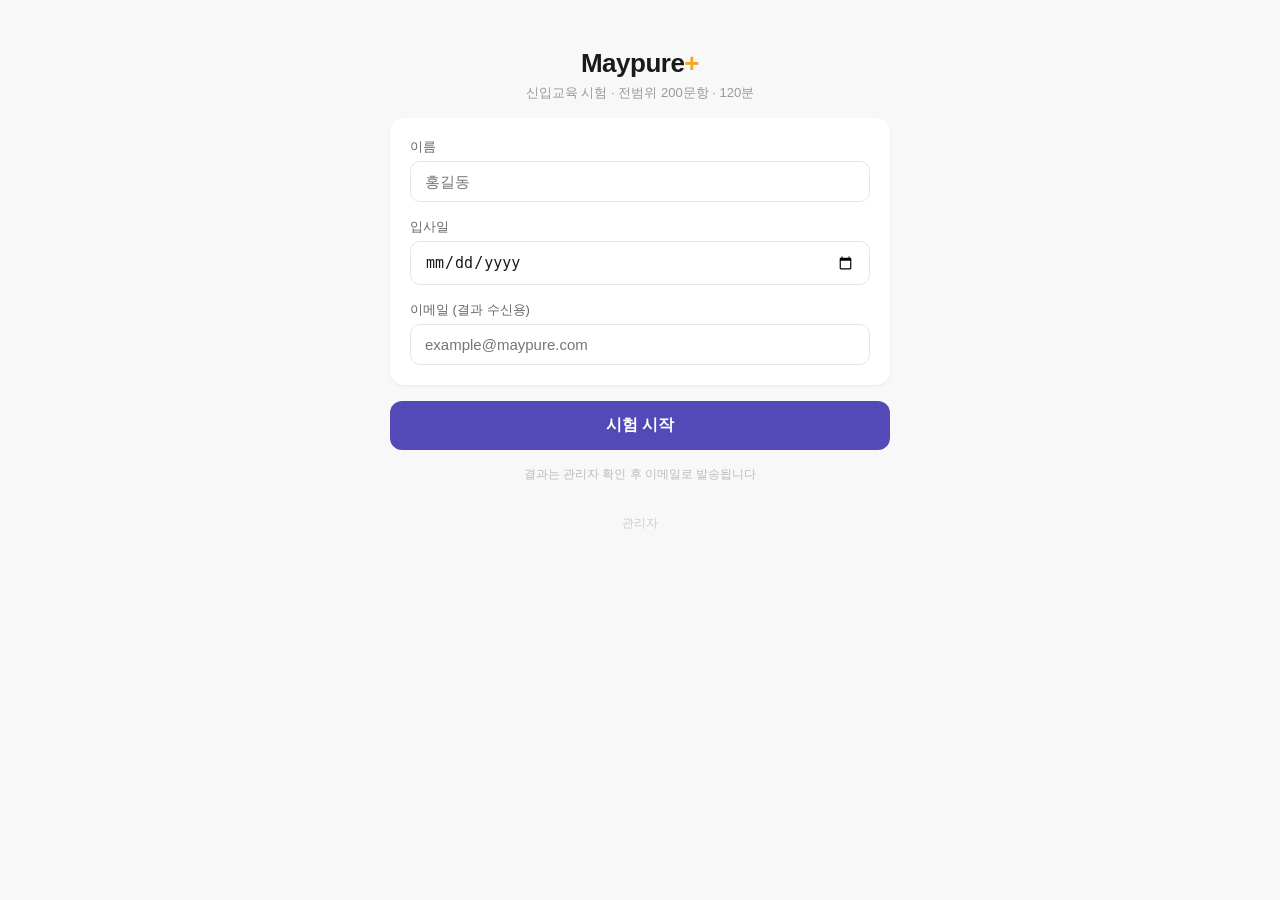
<file: index (1).html>
<!DOCTYPE html>
<html lang="ko">
<head>
<meta charset="UTF-8">
<meta name="viewport" content="width=device-width, initial-scale=1.0, maximum-scale=1.0">
<title>Maypure+ 신입교육 시험</title>
<style>
*{box-sizing:border-box;margin:0;padding:0;}
body{font-family:-apple-system,BlinkMacSystemFont,sans-serif;background:#f8f8f8;color:#1a1a1a;font-size:15px;-webkit-tap-highlight-color:transparent;}
.page{display:none;min-height:100vh;padding:1.5rem 1rem;}
.page.on{display:block;}
.wrap{max-width:500px;margin:0 auto;}
.card{background:#fff;border-radius:14px;padding:1.25rem;margin-bottom:1rem;box-shadow:0 1px 3px rgba(0,0,0,.07);}
.logo{text-align:center;padding:1.5rem 0 1rem;}
.logo-txt{font-size:26px;font-weight:600;letter-spacing:-.5px;}
.logo-plus{color:#F5A623;}
.logo-sub{font-size:13px;color:#999;margin-top:5px;}
label{display:block;font-size:13px;color:#666;margin-bottom:5px;font-weight:500;}
input,select,textarea{width:100%;padding:11px 14px;border:1.5px solid #e5e5e5;border-radius:10px;font-size:15px;background:#fff;color:#1a1a1a;outline:none;margin-bottom:1rem;-webkit-appearance:none;}
input:focus,select:focus,textarea:focus{border-color:#534AB7;}
textarea{resize:vertical;min-height:80px;margin-bottom:0;}
.btn{width:100%;padding:14px;border-radius:12px;border:none;font-size:16px;font-weight:600;cursor:pointer;margin-bottom:8px;}
.btn-p{background:#534AB7;color:#fff;}
.btn-p:active{background:#3C3489;}
.btn-g{background:#f0f0f0;color:#555;}
.qcard{background:#fff;border-radius:14px;padding:1.25rem;margin-bottom:1rem;box-shadow:0 1px 3px rgba(0,0,0,.07);}
.qmeta{font-size:11px;color:#aaa;margin-bottom:8px;display:flex;gap:6px;align-items:center;flex-wrap:wrap;}
.qtxt{font-size:15px;font-weight:500;line-height:1.6;margin-bottom:1rem;color:#1a1a1a;}
.opt{display:flex;align-items:flex-start;gap:10px;padding:11px 14px;border-radius:10px;border:1.5px solid #e5e5e5;margin-bottom:8px;cursor:pointer;font-size:14px;line-height:1.5;transition:all .1s;}
.opt:active{opacity:.8;}
.opt.sel{border-color:#534AB7;background:#F0EEFF;}
.onum{flex-shrink:0;width:22px;height:22px;border-radius:50%;border:1.5px solid #ccc;display:flex;align-items:center;justify-content:center;font-size:11px;color:#aaa;font-weight:500;}
.opt.sel .onum{border-color:#534AB7;color:#534AB7;background:#e8e4ff;}
.bx{display:inline-block;padding:2px 8px;border-radius:20px;font-size:11px;font-weight:500;}
.bx-ok{background:#d4edda;color:#155724;}
.bx-no{background:#f8d7da;color:#721c24;}
.bx-sk{background:#e9ecef;color:#495057;}
.bx-pn{background:#d0e8ff;color:#004085;}
.bx-top{background:#f8d7da;color:#721c24;}
.bx-hi{background:#fff3cd;color:#856404;}
.bx-mid{background:#d0e8ff;color:#004085;}
.sg{display:grid;grid-template-columns:repeat(3,1fr);gap:8px;margin-bottom:1rem;}
.sv{background:#f8f8f8;border-radius:10px;padding:12px;}
.sl{font-size:12px;color:#999;margin-bottom:3px;}
.sn{font-size:20px;font-weight:600;}
.prog{width:100%;height:5px;background:#eee;border-radius:3px;margin-bottom:1rem;}
.pf{height:100%;background:#534AB7;border-radius:3px;transition:width .3s;}
.topbar{display:flex;justify-content:space-between;align-items:center;margin-bottom:.75rem;}
.tmr{display:flex;align-items:center;gap:6px;font-size:14px;font-weight:600;padding:8px 14px;border-radius:10px;background:#f0f0f0;}
.tmr.warn{background:#FFF3CD;color:#856404;}
.tab-bar{display:flex;gap:2px;border-bottom:1.5px solid #eee;margin-bottom:1rem;overflow-x:auto;-webkit-overflow-scrolling:touch;}
.tab{padding:9px 14px;font-size:13px;cursor:pointer;color:#aaa;border-bottom:2px solid transparent;white-space:nowrap;font-weight:500;}
.tab.on{color:#534AB7;border-bottom-color:#534AB7;}
.tc{display:none;}.tc.on{display:block;}
.tbl{width:100%;border-collapse:collapse;font-size:12px;}
.tbl th{padding:7px 8px;text-align:left;color:#999;font-weight:500;border-bottom:1px solid #f0f0f0;}
.tbl td{padding:7px 8px;border-bottom:1px solid #f8f8f8;}
.br{display:flex;align-items:center;gap:8px;margin-bottom:8px;font-size:12px;}
.bg{flex:1;height:12px;background:#f0f0f0;border-radius:3px;overflow:hidden;}
.bf{height:100%;background:#AFA9EC;border-radius:3px;}
.bf.r{background:#F09595;}
.ri{display:flex;align-items:center;gap:8px;padding:8px 0;border-bottom:1px solid #f5f5f5;font-size:13px;}
.un-panel{position:fixed;bottom:0;left:0;right:0;background:#fff;border-top:2px solid #534AB7;padding:12px 1rem;z-index:100;box-shadow:0 -4px 16px rgba(0,0,0,.1);}
.un-btn{display:inline-block;padding:5px 10px;margin:2px;font-size:12px;border-radius:8px;border:1px solid #F09595;background:#fde8e8;color:#7f1d1d;cursor:pointer;}
.pin-wrap{position:fixed;top:0;left:0;right:0;bottom:0;background:rgba(0,0,0,.5);display:none;align-items:center;justify-content:center;z-index:200;padding:1rem;}
.pin-box{background:#fff;border-radius:16px;padding:1.5rem;width:100%;max-width:320px;}
.admin-btn{display:block;text-align:center;margin-top:1.5rem;color:#ccc;font-size:12px;cursor:pointer;padding:8px;}
.sec-t{font-size:11px;font-weight:600;color:#999;letter-spacing:.05em;text-transform:uppercase;margin-bottom:10px;}
</style>
</head>
<body>

<!-- 시작 화면 -->
<div id="pg0" class="page on">
<div class="wrap">
  <div class="logo">
    <div class="logo-txt">Maypure<span class="logo-plus">+</span></div>
    <div class="logo-sub">신입교육 시험 · 전범위 200문항 · 120분</div>
  </div>
  <div class="card">
    <label>이름</label>
    <input id="nm" type="text" placeholder="홍길동">
    <label>입사일</label>
    <input id="dt" type="date">
    <label>이메일 (결과 수신용)</label>
    <input id="em" type="email" placeholder="example@maypure.com" style="margin-bottom:0;">
  </div>
  <button class="btn btn-p" onclick="startExam()">시험 시작</button>
  <p style="text-align:center;font-size:12px;color:#bbb;margin-top:.5rem;">결과는 관리자 확인 후 이메일로 발송됩니다</p>
  <div class="admin-btn" onclick="openPin()">관리자</div>
</div>
</div>

<!-- 시험 화면 -->
<div id="pg1" class="page">
<div class="wrap">
  <div class="topbar">
    <div id="enm" style="font-size:14px;font-weight:500;"></div>
    <div class="tmr" id="tmr">⏱ <span id="td">120:00</span></div>
  </div>
  <div class="prog"><div class="pf" id="pf" style="width:0%"></div></div>
  <div id="qcon"></div>
  <button class="btn btn-p" style="margin-top:4px;margin-bottom:4rem;" onclick="trySubmit()">제출하기</button>
</div>
</div>

<!-- 결과 화면 -->
<div id="pg2" class="page">
<div class="wrap">
  <div style="text-align:center;margin-bottom:1.25rem;padding-top:.5rem;">
    <div style="font-size:20px;font-weight:600;" id="rn"></div>
    <div style="font-size:12px;color:#999;margin-top:4px;" id="rm"></div>
  </div>
  <div class="sg">
    <div class="sv"><div class="sl">점수</div><div class="sn" id="rsc"></div></div>
    <div class="sv"><div class="sl">정답</div><div class="sn" id="rco" style="color:#155724;"></div></div>
    <div class="sv"><div class="sl">오답</div><div class="sn" id="rwr" style="color:#721c24;"></div></div>
  </div>
  <div class="card">
    <div class="sec-t">문항별 결과</div>
    <div id="rl"></div>
    <div style="margin-top:10px;padding:10px;background:#f8f8f8;border-radius:10px;font-size:12px;color:#999;">서술형은 관리자 검토 후 최종 점수가 확정되며 이메일로 발송됩니다.</div>
  </div>
  <button class="btn btn-g" onclick="goHome()">처음으로</button>
</div>
</div>

<!-- 관리자 대시보드 -->
<div id="pg3" class="page" style="background:#f8f8f8;">
<div class="wrap" style="max-width:600px;">
  <div style="display:flex;justify-content:space-between;align-items:center;margin-bottom:1rem;padding-top:.5rem;">
    <div style="font-size:17px;font-weight:600;">관리자 대시보드</div>
    <button class="btn btn-g" style="width:auto;padding:8px 16px;font-size:13px;margin:0;" onclick="goHome()">나가기</button>
  </div>
  <div class="tab-bar">
    <div class="tab on" onclick="swTab('ta',this)">현황</div>
    <div class="tab" onclick="swTab('tb',this)">기수별</div>
    <div class="tab" onclick="swTab('tc',this)">오답순위</div>
    <div class="tab" onclick="swTab('td',this)">분포</div>
    <div class="tab" onclick="swTab('te',this)">발송</div>
    <div class="tab" onclick="swTab('tf',this)">풀이지</div>
  </div>
  <div id="ta" class="tc on">
    <div class="sg" id="ast" style="grid-template-columns:repeat(2,1fr);"></div>
    <div class="card">
      <div class="sec-t">응시 기록</div>
      <div style="overflow-x:auto;">
        <table class="tbl">
          <thead><tr><th>이름</th><th>점수</th><th>입사일</th><th>이메일</th><th>응시일시</th><th>답지</th><th>삭제</th></tr></thead>
          <tbody id="rtb"></tbody>
        </table>
      </div>
    </div>
  </div>
  <div id="tb" class="tc">
    <div class="card">
      <div class="sec-t">기수 선택</div>
      <select id="csel" onchange="rCohort()" style="margin-bottom:1rem;"><option value="">기수 선택</option></select>
      <div id="cdet"></div>
    </div>
  </div>
  <div id="tc" class="tc">
    <div class="card">
      <div class="sec-t">오답률 높은 문항 (상위 15개)</div>
      <div id="wrl"></div>
    </div>
  </div>
  <div id="td" class="tc">
    <div class="card">
      <div class="sec-t">점수 분포</div>
      <div id="dist"></div>
    </div>
  </div>
  <div id="te" class="tc">
    <div class="card">
      <div class="sec-t">결과 발송</div>
      <div style="font-size:12px;color:#999;margin-bottom:1rem;padding:8px 10px;background:#f8f8f8;border-radius:10px;">맞음/틀림 결과만 발송됩니다. 정답은 포함되지 않습니다.</div>
      <div id="sndlist"></div>
      <div style="display:flex;gap:8px;margin-top:12px;flex-wrap:wrap;">
        <button class="btn btn-p" style="width:auto;padding:10px 18px;margin:0;font-size:14px;" onclick="doSend()">선택 발송</button>
        <button class="btn btn-g" style="width:auto;padding:10px 14px;margin:0;font-size:13px;" onclick="selAll(1)">전체선택</button>
        <button class="btn btn-g" style="width:auto;padding:10px 14px;margin:0;font-size:13px;" onclick="selAll(0)">전체해제</button>
      </div>
      <div id="sndres" style="font-size:12px;color:#534AB7;margin-top:10px;"></div>
    </div>
  </div>
  <div id="tf" class="tc">
    <div style="display:flex;gap:8px;margin-bottom:1rem;flex-wrap:wrap;">
      <select id="akch" onchange="rAK()" style="margin:0;flex:1;min-width:120px;"><option value="">전체 챕터</option></select>
      <select id="akty" onchange="rAK()" style="margin:0;width:90px;"><option value="">유형</option><option value="mc">객관식</option><option value="short">단답</option><option value="essay">서술</option></select>
      <select id="akdf" onchange="rAK()" style="margin:0;width:90px;"><option value="">난이도</option><option value="중상">중상</option><option value="상">상</option><option value="최상">최상</option></select>
    </div>
    <div id="akl"></div>
  </div>
</div>
</div>

<!-- PIN 오버레이 -->
<div class="pin-wrap" id="pinwrap">
  <div class="pin-box">
    <div style="font-size:16px;font-weight:600;margin-bottom:4px;">관리자 접근</div>
    <div style="font-size:13px;color:#999;margin-bottom:1rem;">PIN을 입력하세요</div>
    <input type="password" id="pi" placeholder="••••" style="margin-bottom:10px;" onkeydown="if(event.key==='Enter')checkPin()">
    <div style="display:flex;gap:8px;">
      <button class="btn btn-p" style="margin:0;flex:1;padding:12px;" onclick="checkPin()">확인</button>
      <button class="btn btn-g" style="margin:0;flex:1;padding:12px;" onclick="closePin()">취소</button>
    </div>
    <div id="pe" style="font-size:12px;color:#dc3545;margin-top:8px;display:none;">PIN이 올바르지 않습니다.</div>
  </div>
</div>

<script>
const PIN='9999';
const GAS='https://script.google.com/macros/s/AKfycbyor1J9j60UL4EDlEhfWWspdaHHswXlYAutk2NUY5qxlGsl9xD84fAJ_GZsGl89xW8/exec';
let tmrI=null,tLeft=7200,cu={},_recs=[];

function $(id){return document.getElementById(id);}
function show(id){document.querySelectorAll('.page').forEach(p=>p.classList.remove('on'));$(id).classList.add('on');window.scrollTo(0,0);}
function getCL(d){if(!d)return '미입력';return d+' 입사';}

// PIN
function openPin(){$('pinwrap').style.display='flex';$('pi').value='';$('pe').style.display='none';setTimeout(()=>$('pi').focus(),100);}
function closePin(){$('pinwrap').style.display='none';}
function checkPin(){if($('pi').value===PIN){closePin();goAdmin();}else $('pe').style.display='block';}

// 문항 데이터
const QS = [

// ===================== 목차 1: 레이저 공통 (10문항) =====================
{id:1,type:'mc',ch:'레이저 공통',dif:'중상',
text:'레이저 시술 준비 전 반드시 확인해야 할 사항으로 옳은 것은?',
opts:['기계 전원 상태만 확인한다','고객 이름과 차트를 반드시 확인한다','시술 부위 사진만 확인한다','예약 시간만 확인한다'],
ans:1,
exp:'준비 전 고객 이름과 차트 확인은 필수 공통 확인사항입니다.',
cri:'②번 선택'},

{id:2,type:'mc',ch:'레이저 공통',dif:'중상',
text:'레이저 연달아 시술 시 기계 운용 방식으로 올바른 것은?',
opts:['반드시 기계를 껐다 켜야 한다','기계를 끄지 않고 그대로 연속 사용할 수 있다','10분 이상 대기 후 재가동해야 한다','원장 지시가 있을 때만 연속 사용 가능하다'],
ans:1,
exp:'레이저 연달아 시술 시 기계를 껐다 켜는 절차는 생략 가능합니다.',
cri:'②번 선택'},

{id:3,type:'mc',ch:'레이저 공통',dif:'상',
text:'피코기기, 클라리티, 덴서티의 전원 관리 규칙이 다른 기기와 구별되는 이유로 가장 적절한 것은?',
opts:['해당 기기들은 워밍업 시간이 필요하기 때문이다','교대 단위로 ON/OFF를 관리하여 장비 수명과 에너지를 효율적으로 관리하기 위함이다','원장이 직접 조작해야 하는 기기이기 때문이다','냉각 시스템이 없어 과열 방지가 필요하기 때문이다'],
ans:1,
exp:'피코기기·클라리티·덴서티는 1교대 오픈 시 ON, 2교대 마감 시 OFF로 관리하며 이는 장비 효율 관리 목적입니다.',
cri:'②번 선택 및 교대 관리 이유 언급'},

{id:4,type:'mc',ch:'레이저 공통',dif:'중상',
text:'레이저 시술 후 고객에게 자제를 안내해야 하는 행동으로 묶인 것 중 옳지 않은 것은?',
opts:['사우나·수영장·찜질방·스크럽·음주·흡연 — 1주일 자제','세안·메이크업 — 당일 가능','재생크림·선크림 도포 — 권장','냉찜질·아이스팩 — 즉시 적용 권장'],
ans:3,
exp:'냉찜질·아이스팩 즉시 적용은 공통 주의사항에 포함되지 않습니다. 열감·붉음증은 자연 완화를 기다리고 재생크림·선크림 도포를 안내합니다.',
cri:'④번 선택'},

{id:5,type:'mc',ch:'레이저 공통',dif:'상',
text:'레이저 시술 후 발생할 수 있는 공통 반응을 모두 포함한 것은?',
opts:['열감, 붉음증, 건조감, 알러지 반응','열감, 출혈, 화농, 괴사','붉음증, 색소침착, 탈모, 흉터','건조감, 알러지, 구토, 발열'],
ans:0,
exp:'공통 주의사항에서 열감·붉음증·건조감·알러지 반응이 동반될 수 있다고 명시합니다.',
cri:'①번 선택'},

{id:6,type:'mc',ch:'레이저 공통',dif:'최상',
text:'다음 중 레이저 공통 확인사항과 주의사항을 모두 올바르게 설명한 것은?',
opts:[
'준비 전 차트 확인 필수 / 레이저+관리 시 수딩겔 생략 후 관리실 안내 / 피코·클라리티·덴서티는 교대 기준 ON·OFF',
'준비 전 차트 확인 필수 / 레이저+관리 시 수딩겔 도포 후 관리실 안내 / 피코·클라리티·덴서티는 매 시술마다 ON·OFF',
'고객 이름 확인 불필요 / 레이저+관리 시 수딩겔 생략 / 모든 기기 교대 기준 ON·OFF',
'준비 전 차트 확인 필수 / 연속 시술 시 반드시 ON·OFF / 사우나는 3일 자제'
],
ans:0,
exp:'①이 세 가지 공통 확인사항을 모두 정확히 서술합니다.',
cri:'①번 선택 및 세 가지 항목 모두 정확히 기술'},

{id:7,type:'mc',ch:'레이저 공통',dif:'중상',
text:'레이저 시술 당일 고객이 할 수 있는 것은?',
opts:['사우나','스크럽','세안 및 메이크업','음주'],
ans:2,
exp:'당일 세안 및 메이크업은 가능합니다. 사우나·스크럽·음주는 1주일간 자제 안내 대상입니다.',
cri:'③번 선택'},

{id:8,type:'mc',ch:'레이저 공통',dif:'상',
text:'레이저+관리가 동시에 예약된 고객의 레이저 마무리 절차에서 달라지는 점은?',
opts:['눈가리개를 제거하지 않는다','수딩겔 도포를 생략하고 바로 관리실로 안내한다','기기를 끄지 않고 관리실로 안내한다','터번을 착용한 채로 관리실로 이동한다'],
ans:1,
exp:'레이저+관리 시 수딩겔 도포를 생략하고 바로 관리실로 안내합니다. 다른 관리 제품과 밀릴 수 있기 때문입니다.',
cri:'②번 선택'},

{id:9,type:'short',ch:'레이저 공통',dif:'중상',
text:'레이저 시술 후 고객에게 자제를 안내하는 행동 6가지를 모두 쓰시오.',
ans:['사우나','수영장','찜질방','스크럽','음주','흡연'],
exp:'사우나·수영장·찜질방·스크럽·음주·흡연 6가지를 1주일간 자제 안내합니다.',
cri:'6가지 모두 기재 시 만점 / 4~5가지 부분점수 / 3가지 이하 오답'},

{id:10,type:'essay',ch:'레이저 공통',dif:'최상',
text:'레이저 시술 직후 고객이 "오늘 저녁에 친구들이랑 찜질방 가도 되나요?"라고 물었다. 적절한 안내 멘트와 그 이유를 서술하시오.',
ans:['1주일','자제','열감','붉음증'],
exp:'시술 후 열감·붉음증 등의 반응이 있을 수 있으며 찜질방은 1주일간 자제를 안내합니다. "시술 후 열감이나 붉음증이 생길 수 있어 찜질방은 1주일간 자제해 주세요."',
cri:'자제 기간(1주일) + 이유(열감·붉음증 등 반응) + 안내 멘트 포함 시 만점'},

// ===================== 목차 2: 마무리 제품 (10문항) =====================
{id:11,type:'mc',ch:'마무리 제품',dif:'중상',
text:'수딩겔의 주요 성분과 용도로 올바른 것은?',
opts:['스테로이드 성분 / 제모 마무리 시 사용','히알루론산 성분 / 기본 레이저 마무리 시 사용','재생 습윤 성분 / CO2 마무리 시 사용','항생제 성분 / 상처 감염 방지용'],
ans:1,
exp:'수딩겔은 히알루론산 성분의 보습·진정 겔로 기본 레이저 마무리 시 사용합니다.',
cri:'②번 선택'},

{id:12,type:'mc',ch:'마무리 제품',dif:'상',
text:'하티손을 원장 오더 없이 사용할 수 있는 유일한 시술은?',
opts:['CO2 레이저','피코토닝','제모','MLA토닝'],
ans:2,
exp:'하티손은 제모 마무리 시 사용하며, 그 외에는 원장님 오더가 있는 경우에만 사용합니다.',
cri:'③번 선택'},

{id:13,type:'mc',ch:'마무리 제품',dif:'중상',
text:'듀오덤의 역할로 가장 정확한 것은?',
opts:['보습과 진정을 동시에 제공하는 겔','상처 부위 재생과 흉터 최소화를 돕는 재생 습윤 밴드','스테로이드 성분으로 염증을 억제하는 크림','모낭 파괴 후 피부를 진정시키는 쿨링 제품'],
ans:1,
exp:'듀오덤은 상처 부위 재생과 흉터 최소화를 돕는 재생 습윤 밴드입니다.',
cri:'②번 선택'},

{id:14,type:'mc',ch:'마무리 제품',dif:'상',
text:'안연고를 사용해야 하는 상황 두 가지를 모두 포함한 것은?',
opts:['눈가 주변 시술 시 / 듀오덤 알러지가 있는 경우','피코토닝 마무리 시 / CO2 마무리 시','532 시술 후 항상 / 문신제거 후 항상','하티손 알러지 시 / 스킨부스터 마무리 시'],
ans:0,
exp:'안연고는 듀오덤 부착 시술 중 눈가 주변 시술 또는 듀오덤 알러지가 있는 경우 듀오덤 대체제로 사용합니다.',
cri:'①번 선택'},

{id:15,type:'mc',ch:'마무리 제품',dif:'최상',
text:'다음 시술 목록에서 듀오덤을 사용하는 것과 수딩겔을 사용하는 것을 올바르게 분류한 것은?',
opts:[
'듀오덤: 532·문신제거·CO2·필러 펑처 / 수딩겔: 피코토닝·MLA토닝·카프리',
'듀오덤: 피코토닝·MLA토닝 / 수딩겔: 532·CO2·카프리',
'듀오덤: 532·피코토닝·CO2 / 수딩겔: 문신제거·카프리·MLA토닝',
'듀오덤: 문신제거·카프리·MLA토닝 / 수딩겔: 532·CO2·필러 펑처'
],
ans:0,
exp:'듀오덤: 532·문신제거·CO2·필러 펑처 자리 / 수딩겔: 피코토닝·MLA토닝·카프리·콜라겐토닝·FX 등 기본 레이저.',
cri:'①번 선택, 두 그룹 모두 정확히 분류'},

{id:16,type:'mc',ch:'마무리 제품',dif:'중상',
text:'듀오덤 부착 후 고객에게 안내하는 교체 주기로 올바른 것은?',
opts:['1~2일에 한 번','3~4일에 한 번','매일 교체','진물이 나오면 즉시 교체'],
ans:1,
exp:'듀오덤은 7~10일간 부착하며 3~4일에 한 번 정도 교체합니다. 진물 때문에 교체할 필요는 없습니다.',
cri:'②번 선택'},

{id:17,type:'mc',ch:'마무리 제품',dif:'상',
text:'안연고 사용 후 고객 안내사항으로 모두 옳은 것은?',
opts:[
'하루 3회 이상 도포 / 시술 후 24시간 물기 닿지 않도록 / 7~10일간 사용',
'하루 1회 도포 / 시술 후 48시간 물기 닿지 않도록 / 5~7일간 사용',
'하루 3회 이상 도포 / 시술 당일 세안 가능 / 3~5일간 사용',
'하루 2회 도포 / 시술 후 12시간 물기 닿지 않도록 / 7~10일간 사용'
],
ans:0,
exp:'안연고는 7~10일간 하루 3회 이상 도포, 시술 후 24시간 동안 물기에 닿지 않도록 안내합니다.',
cri:'①번 선택'},

{id:18,type:'mc',ch:'마무리 제품',dif:'중상',
text:'하티손의 성분 계열로 옳은 것은?',
opts:['히알루론산','항생제','순한 스테로이드','레티놀'],
ans:2,
exp:'하티손은 순한 스테로이드 성분의 진정 연고/크림입니다.',
cri:'③번 선택'},

{id:19,type:'short',ch:'마무리 제품',dif:'중상',
text:'듀오덤을 사용하는 시술 4가지를 쓰시오.',
ans:['532','문신제거','CO2','필러 펑처'],
exp:'듀오덤은 532, 문신제거, CO2, 필러 펑처 자리 마무리 시 사용합니다.',
cri:'4가지 모두 기재 시 만점 / 3가지 부분점수'},

{id:20,type:'essay',ch:'마무리 제품',dif:'최상',
text:'고객이 듀오덤을 붙이고 귀가했는데 다음날 "진물이 많이 나오는데 교체해야 하나요?"라고 문의했다. 적절한 안내 내용을 멘트 형식으로 서술하시오.',
ans:['진물','교체 필요 없','3~4일','7~10일'],
exp:'"진물 때문에 교체하실 필요는 없으세요. 3~4일에 한 번 정도 교체하시면 되고, 7~10일간 부착하신 후 완전히 제거하시면 됩니다."',
cri:'진물로 인한 교체 불필요 + 3~4일 교체 주기 + 7~10일 총 부착기간 포함 시 만점'},

// ===================== 목차 3: 준비/마무리 프로토콜 (10문항) =====================
{id:21,type:'mc',ch:'준비/마무리 프로토콜',dif:'중상',
text:'기본 레이저 시술의 준비 순서로 올바른 것은?',
opts:[
'세안 → 베드 눕힘 → 기계 ON → 터번 → 눈가리개 → 차트 ON',
'베드 눕힘 → 세안 → 기계 ON → 터번 → 눈가리개 → 차트 ON',
'세안 → 기계 ON → 베드 눕힘 → 눈가리개 → 터번 → 차트 ON',
'세안 → 베드 눕힘 → 터번 → 기계 ON → 눈가리개 → 차트 ON'
],
ans:0,
exp:'기본 레이저 준비: ①세안 → ②베드 눕힘 → ③기계 ON → ④터번 → ⑤눈가리개 → ⑥차트 ON',
cri:'①번 선택'},

{id:22,type:'mc',ch:'준비/마무리 프로토콜',dif:'중상',
text:'기본 레이저 마무리 순서로 올바른 것은?',
opts:[
'기기 OFF → 눈가리개 제거 → 수딩겔 도포 → 터번 제거',
'눈가리개 제거 → 기기 OFF → 터번 제거 → 수딩겔 도포',
'기기 OFF → 수딩겔 도포 → 눈가리개 제거 → 터번 제거',
'터번 제거 → 눈가리개 제거 → 기기 OFF → 수딩겔 도포'
],
ans:0,
exp:'기본 레이저 마무리: ①기기 OFF → ②눈가리개 제거 → ③수딩겔 도포 → ④터번 제거',
cri:'①번 선택'},

{id:23,type:'mc',ch:'준비/마무리 프로토콜',dif:'상',
text:'넓은 부위/전체 마취 시술의 마취 세안 안내 멘트로 올바른 것은?',
opts:[
'"랩 떼고, 마취 크림 티슈로 닦아낸 후, 물세안 해주세요."',
'"랩 그대로 두고 시술실로 들어오세요."',
'"마취 크림은 물로 씻으시면 안 됩니다."',
'"랩을 떼고 바로 시술실로 오세요."'
],
ans:0,
exp:'마취 세안 멘트: "랩 떼고, 마취 크림 티슈로 닦아낸 후, 물세안 해주세요."',
cri:'①번 선택'},

{id:24,type:'mc',ch:'준비/마무리 프로토콜',dif:'상',
text:'개수별 마취 시술에서 화이트펜슬 재체크 시 사용하는 도구는?',
opts:['일반 거울','태블릿 PC','스마트폰 카메라','육안으로만 확인'],
ans:1,
exp:'개수별 마취 시술에서 위치 촬영 및 화이트펜슬 재체크는 태블릿 PC를 사용합니다.',
cri:'②번 선택'},

{id:25,type:'mc',ch:'준비/마무리 프로토콜',dif:'최상',
text:'개수별 마취 마무리 절차를 올바르게 나열한 것은?',
opts:[
'기기 OFF → 눈가리개 제거 → 위치/개수 확인(태블릿PC) → 소독 및 듀오덤/안연고 마무리',
'눈가리개 제거 → 기기 OFF → 소독 → 위치 확인 → 듀오덤 부착',
'기기 OFF → 소독 → 위치 확인 → 눈가리개 제거 → 듀오덤 부착',
'위치 확인 → 기기 OFF → 눈가리개 제거 → 소독 → 듀오덤 부착'
],
ans:0,
exp:'개수별 마취 마무리: ①기기 OFF → ②눈가리개 제거 → ③위치/개수 확인(태블릿PC) → ④소독(얼굴-보릭솜, 바디-알코올솜) 및 듀오덤/안연고 마무리',
cri:'①번 선택'},

{id:26,type:'mc',ch:'준비/마무리 프로토콜',dif:'중상',
text:'제모 시술 준비 및 마무리 단계에서 추가되는 절차는?',
opts:['마취크림 도포','시술 부위 소독','수딩겔 도포','드레싱 밧드 세팅'],
ans:1,
exp:'제모 준비/마무리 단계에서는 시술 부위 소독이 추가됩니다.',
cri:'②번 선택'},

{id:27,type:'mc',ch:'준비/마무리 프로토콜',dif:'상',
text:'포마, 슈링크 시술 시 사용하는 준비물로 올바른 것은?',
opts:['덴서티 전용 겔+붓','상온 초음파 겔+붓','드레싱 밧드','생리식염수+보릭솜'],
ans:1,
exp:'포마·슈링크 시술 시 상온 초음파 겔+붓을 사용합니다. 덴서티 전용 겔+붓은 덴서티에 사용합니다.',
cri:'②번 선택'},

{id:28,type:'mc',ch:'준비/마무리 프로토콜',dif:'중상',
text:'기본 레이저 마무리 후 고객에게 전달하는 앰플 흡수 안내 멘트로 옳은 것은?',
opts:[
'"앰플 발라 드릴게요. 3~5분간 두드려 흡수 후 데스크에 있는 재생크림/선크림 발라주세요."',
'"앰플 바르고 바로 선크림 발라주세요."',
'"앰플은 집에서 바르시면 됩니다."',
'"앰플 발라 드릴게요. 10분 후 세안해주세요."'
],
ans:0,
exp:'마무리 후 앰플 안내 멘트: "앰플 발라 드릴게요. 3~5분간 두드려 흡수 후 데스크에 있는 재생크림/선크림 발라주세요."',
cri:'①번 선택'},

{id:29,type:'short',ch:'준비/마무리 프로토콜',dif:'중상',
text:'개수별 마취 시술의 기본 준비물 3가지를 쓰시오.',
ans:['생리식염수','보릭솜','긴면봉'],
exp:'개수별 마취 기본 준비물: 드레싱 밧드(생리식염수, 보릭솜/알코올솜, 긴면봉)',
cri:'3가지 모두 기재 시 만점'},

{id:30,type:'essay',ch:'준비/마무리 프로토콜',dif:'최상',
text:'넓은 부위/전체 마취 시술과 개수별 마취 시술의 대기실 준비 절차 차이를 비교하여 서술하시오.',
ans:['페이스랩','화이트펜슬','태블릿','3M'],
exp:'전체 마취: 세안→마취크림 도포→페이스랩 부착→마취 세안 안내 / 개수별 마취: 위치 촬영(태블릿PC)→마취 도포→3M 테이프/랩 부착. 전체 마취는 페이스랩 전체 부착, 개수별은 병변 위치를 먼저 촬영하고 3M 테이프로 국소 부착하는 차이가 있습니다.',
cri:'두 방식의 절차 차이 + 페이스랩vs3M 테이프 구분 + 태블릿PC 촬영 언급 시 만점'},

// ===================== 목차 4: 피부의 구조·레이저 파장 (10문항) =====================
{id:31,type:'mc',ch:'피부의 구조·레이저 파장',dif:'중상',
text:'피부 층 구조를 표면에서 깊이 순으로 올바르게 나열한 것은?',
opts:[
'표피 → 진피 → 피하지방 → 근막 → 근육',
'진피 → 표피 → 피하지방 → 근막 → 근육',
'표피 → 피하지방 → 진피 → 근막 → 근육',
'표피 → 진피 → 근막 → 피하지방 → 근육'
],
ans:0,
exp:'피부 구조는 표피→진피→피하지방→근막→근육 순서입니다.',
cri:'①번 선택'},

{id:32,type:'mc',ch:'피부의 구조·레이저 파장',dif:'중상',
text:'KTP 레이저의 파장(nm)으로 옳은 것은?',
opts:['755nm','1064nm','532nm','10600nm'],
ans:2,
exp:'KTP 레이저의 파장은 532nm입니다.',
cri:'③번 선택'},

{id:33,type:'mc',ch:'피부의 구조·레이저 파장',dif:'상',
text:'CO2 레이저의 파장과 주요 작용 원리로 옳은 것은?',
opts:[
'10,600nm / 피부 조직 내 수분에 흡수되어 기화·절제',
'1,064nm / 멜라닌에 흡수되어 색소 분해',
'755nm / 모낭 멜라닌에 흡수되어 모낭 파괴',
'532nm / 표피층 색소에 선택적 반응'
],
ans:0,
exp:'CO2 레이저는 10,600nm 파장으로 피부 조직 내 수분에 흡수되어 조직을 기화·절제합니다.',
cri:'①번 선택'},

{id:34,type:'mc',ch:'피부의 구조·레이저 파장',dif:'상',
text:'Nd:YAG 레이저의 파장과 주요 타깃 피부층으로 옳은 것은?',
opts:[
'1,064nm / 진피층 멜라닌',
'532nm / 표피층 색소',
'755nm / 모낭',
'1,550nm / 진피층 콜라겐'
],
ans:0,
exp:'Nd:YAG 레이저는 1,064nm 파장으로 진피층 멜라닌이 주요 타깃입니다.',
cri:'①번 선택'},

{id:35,type:'mc',ch:'피부의 구조·레이저 파장',dif:'최상',
text:'파장 755nm를 사용하는 레이저 기기와 그 주요 타깃을 올바르게 짝지은 것은?',
opts:[
'클라리티Ⅱ (알렉산드라이트) / 표피층 멜라닌 색소, 모낭',
'피코케어 / 진피층 멜라닌',
'DSE CO2 / 피부 표면 조직',
'인모드 / 진피층 피하지방'
],
ans:0,
exp:'755nm는 알렉산드라이트 파장으로 클라리티Ⅱ에서 사용하며, 표피층 멜라닌 색소 및 모낭을 타깃으로 합니다.',
cri:'①번 선택'},

{id:36,type:'mc',ch:'피부의 구조·레이저 파장',dif:'중상',
text:'다음 중 가장 긴 파장을 가진 레이저는?',
opts:['Ruby 694nm','Nd:YAG 1,064nm','CO2 10,600nm','Er:YAG 2,940nm'],
ans:2,
exp:'CO2 레이저의 파장은 10,600nm로 제시된 레이저 중 가장 깁니다.',
cri:'③번 선택'},

{id:37,type:'mc',ch:'피부의 구조·레이저 파장',dif:'상',
text:'Er:Glass 레이저의 파장으로 옳은 것은?',
opts:['694nm','1,064nm','1,550nm','2,940nm'],
ans:2,
exp:'Er:Glass 레이저의 파장은 1,550nm입니다.',
cri:'③번 선택'},

{id:38,type:'mc',ch:'피부의 구조·레이저 파장',dif:'상',
text:'피부 깊은 진피층까지 도달하는 레이저 파장대로 가장 적절한 것은?',
opts:['532nm (표피층)','755nm (표피~진피 상부)','1,064nm (진피층)','모든 파장은 동일하게 침투한다'],
ans:2,
exp:'1,064nm Nd:YAG는 진피층까지 침투하며 기미·오타모반 등 진피층 색소에 효과적입니다.',
cri:'③번 선택'},

{id:39,type:'short',ch:'피부의 구조·레이저 파장',dif:'중상',
text:'532nm 파장의 주요 타깃 색소 병변 4가지를 쓰시오.',
ans:['잡티','주근깨','검버섯','일광흑자'],
exp:'532nm는 표피층 색소(잡티·주근깨·검버섯·일광흑자·밀크커피반점)와 문신제거(붉은색)에 사용됩니다.',
cri:'4가지 이상 기재 시 만점'},

{id:40,type:'essay',ch:'피부의 구조·레이저 파장',dif:'최상',
text:'레이저 파장 길이와 피부 침투 깊이의 관계를 설명하고, 532nm와 1,064nm를 각각 어떤 증상에 사용하는지 비교하여 서술하시오.',
ans:['파장','침투','532','표피','1064','진피'],
exp:'일반적으로 파장이 길수록 피부 더 깊은 층까지 침투합니다. 532nm는 표피층 색소(잡티·주근깨·검버섯)에, 1,064nm는 진피층 멜라닌(기미·오타모반·ABNOM)에 사용됩니다.',
cri:'파장-침투 깊이 관계 + 532nm 표피층 적응증 + 1,064nm 진피층 적응증 포함 시 만점'},

// ===================== 목차 5: 피코·색소 레이저 (10문항) =====================
{id:41,type:'mc',ch:'피코·색소 레이저',dif:'중상',
text:'피코초(picosecond) 레이저와 나노초(nanosecond) 레이저의 펄스폭 차이로 옳은 것은?',
opts:[
'1ns = 1/10억 초 / 1ps = 1/1조 초로 피코가 더 짧다',
'1ns = 1/1조 초 / 1ps = 1/10억 초로 나노가 더 짧다',
'두 레이저의 펄스폭은 동일하다',
'피코는 나노보다 에너지가 낮다'
],
ans:0,
exp:'1ns=1/10억 초, 1ps=1/1조 초. 1ns=1,000ps이므로 피코초가 더 짧아 피부 손상과 통증이 적습니다.',
cri:'①번 선택'},

{id:42,type:'mc',ch:'피코·색소 레이저',dif:'상',
text:'PICOCARE 450의 파장 구성으로 옳은 것은?',
opts:[
'1,064nm, 532nm',
'1,064nm, 532nm, 595nm, 660nm',
'755nm, 1,064nm',
'532nm, 694nm'
],
ans:1,
exp:'PICOCARE 450은 1,064nm, 532nm에 추가로 595nm, 660nm 파장을 포함합니다.',
cri:'②번 선택'},

{id:43,type:'mc',ch:'피코·색소 레이저',dif:'중상',
text:'532 레이저 시술 후 나타나는 반응의 순서로 올바른 것은?',
opts:[
'흰 딱지 → 갈색의 얇은 딱지 → 약 7일 전후 탈락 → 붉은 자국 3~6개월 지속',
'갈색 딱지 → 흰 딱지 → 2~3일 탈락 → 자국 없음',
'즉시 색소 소실 → 붉은 자국 → 1개월 내 완전 회복',
'흰 딱지 → 바로 탈락 → 색소 재발 없음'
],
ans:0,
exp:'532 시술 후 반응: 흰 딱지→갈색의 얇은 딱지, 약 7일 전후 탈락, 붉은 자국 3~6개월 지속.',
cri:'①번 선택'},

{id:44,type:'mc',ch:'피코·색소 레이저',dif:'상',
text:'피코토닝의 주요 타깃과 효과로 옳은 것은?',
opts:[
'진피층 멜라닌 덩어리를 분해하여 색소 완화 / 완치·화이트닝 개념 아님',
'표피층 색소를 딱지로 만들어 제거 / 완치 가능',
'모낭을 파괴하여 영구 제모 / 10회 이상 필요',
'콜라겐 재생을 유도하여 탄력 개선 / 완치 가능'
],
ans:0,
exp:'피코토닝은 진피층 멜라닌 덩어리를 분해하여 색소를 완화하며, 완치나 화이트닝 개념이 아닙니다.',
cri:'①번 선택'},

{id:45,type:'mc',ch:'피코·색소 레이저',dif:'최상',
text:'기미의 주요 원인으로 나열된 것 중 교육 자료에 포함되지 않은 것은?',
opts:['계절 변화(봄·여름)','자외선','스트레스','과도한 음주'],
ans:3,
exp:'교육 자료에서 기미 주요 원인: 계절 변화(봄·여름), 자외선, 스트레스, 호르몬 변화, 출산·생리 등. 과도한 음주는 포함되지 않습니다.',
cri:'④번 선택'},

{id:46,type:'mc',ch:'피코·색소 레이저',dif:'중상',
text:'오타모드 시술의 대상 병변과 시술 간격으로 옳은 것은?',
opts:[
'기미 / 1주 간격 10회 이상',
'오타모반 / 4주 간격 5회 이상',
'잡티 / 2~4주 간격 3회 이상',
'PIH / 1주 간격 5회 이상'
],
ans:1,
exp:'오타모드는 진피층 오타모반을 대상으로 4주 간격 5회 이상 시술합니다.',
cri:'②번 선택'},

{id:47,type:'mc',ch:'피코·색소 레이저',dif:'상',
text:'문신제거 시술에서 100% 제거가 불가능한 이유로 교육 자료에 서술된 것은?',
opts:[
'레이저 에너지가 부족하기 때문이다',
'문신 시 피부 손상 및 잉크 불균일 주입과 관련이 있기 때문이다',
'색소가 진피 아래 근막층까지 침투했기 때문이다',
'잉크 성분이 레이저에 반응하지 않기 때문이다'
],
ans:1,
exp:'문신제거 100% 제거 불가 이유: 끊김 현상은 문신 시 피부 손상 및 잉크 불균일 주입과 관련이 있습니다.',
cri:'②번 선택'},

{id:48,type:'mc',ch:'피코·색소 레이저',dif:'중상',
text:'MLA토닝의 효과로 옳은 것은?',
opts:[
'표피층 색소 딱지 형성',
'진피층 콜라겐·엘라스틴 재배열 유도로 피부결·광·탄력·모공 개선',
'모낭 파괴를 통한 제모',
'피지선 억제를 통한 여드름 감소'
],
ans:1,
exp:'MLA토닝은 콜라겐·엘라스틴 재배열을 유도해 피부결·광·탄력·모공을 개선합니다.',
cri:'②번 선택'},

{id:49,type:'short',ch:'피코·색소 레이저',dif:'중상',
text:'듀얼토닝이 무엇인지 구성 시술명을 포함하여 쓰시오.',
ans:['피코토닝','MLA토닝'],
exp:'듀얼토닝 = 피코토닝 + MLA토닝입니다.',
cri:'두 시술명 모두 기재 시 정답'},

{id:50,type:'essay',ch:'피코·색소 레이저',dif:'최상',
text:'고객이 "기미가 완전히 없어질 수 있나요?"라고 물었을 때 적절한 상담 멘트와 그 근거를 서술하시오.',
ans:['완치','화이트닝','아님','관리','분해','흐리게'],
exp:'피코토닝은 완치나 화이트닝 개념이 아닌 멜라닌 덩어리를 분해하여 흐리게 하고 퍼지는 면적을 줄이는 시술입니다. "기미는 완전히 없어지는 개념이 아니라, 색소를 분해하여 흐리게 하고 퍼짐을 줄이는 관리 개념이에요. 꾸준한 시술과 자외선 차단이 중요합니다."',
cri:'완치 불가 설명 + 색소 분해 원리 + 관리 개념 안내 + 자외선 차단 언급 시 만점'},

// ===================== 목차 6: 피코프락셀·CO2프락셀 (10문항) =====================
{id:51,type:'mc',ch:'피코프락셀·CO2프락셀',dif:'중상',
text:'피코프락셀의 주요 타깃 피부층과 적응증으로 옳은 것은?',
opts:[
'표피층 / 잡티·주근깨',
'진피층 / 모공·여드름 흉터·패인 상처',
'피하지방층 / 볼륨 축소',
'근막층 / 리프팅'
],
ans:1,
exp:'피코프락셀은 진피층의 모공·여드름 흉터·패인 상처를 주요 타깃으로 합니다.',
cri:'②번 선택'},

{id:52,type:'mc',ch:'피코프락셀·CO2프락셀',dif:'상',
text:'피코프락셀에서 LIOB(Laser Induced Optical Breakdown)가 유도하는 효과로 옳은 것은?',
opts:[
'표피층 박피',
'콜라겐·엘라스틴 재배열',
'모낭 파괴',
'지방세포 파괴'
],
ans:1,
exp:'MLA 렌즈로 미세 열손상(LIOB)을 유발하여 콜라겐·엘라스틴 재배열을 유도합니다.',
cri:'②번 선택'},

{id:53,type:'mc',ch:'피코프락셀·CO2프락셀',dif:'중상',
text:'피코프락셀 시술 후 나타날 수 있는 반응으로 옳은 것은?',
opts:[
'흰 딱지 7일 지속',
'붉음증·점상출혈 1~2일 지속',
'색소침착 즉시 발생',
'부종 1주일 이상 지속'
],
ans:1,
exp:'피코프락셀 시술 후 붉음증·점상출혈이 1~2일 지속될 수 있습니다.',
cri:'②번 선택'},

{id:54,type:'mc',ch:'피코프락셀·CO2프락셀',dif:'상',
text:'CO2 프락셀과 피코프락셀을 비교했을 때 CO2 프락셀의 특징으로 옳은 것은?',
opts:[
'통증이 없고 다운타임이 짧다',
'재생 자극이 강하고 파인 흉터·피부결 개선에 강하지만 통증과 다운타임이 길다',
'표피층 색소에만 반응한다',
'마취 없이 시술 가능하다'
],
ans:1,
exp:'CO2 프락셀은 재생 자극이 강하고 파인 흉터·피부결 개선에 강하지만, 통증·긴 다운타임·딱지·붉음증·색소침착 가능성이 단점입니다.',
cri:'②번 선택'},

{id:55,type:'mc',ch:'피코프락셀·CO2프락셀',dif:'최상',
text:'CO2 프락셀 시술 후 당일 제한사항으로 옳은 것은?',
opts:[
'당일 세안 가능, 메이크업 가능',
'당일 세안 불가, 메이크업 불가',
'당일 세안 불가, 메이크업 가능',
'당일 세안 가능, 메이크업 불가'
],
ans:1,
exp:'CO2 프락셀은 딱지가 7~10일 지속되며 당일 세안 및 메이크업이 불가합니다.',
cri:'②번 선택'},

{id:56,type:'mc',ch:'피코프락셀·CO2프락셀',dif:'중상',
text:'CO2 프락셀의 마취 시간으로 옳은 것은?',
opts:['10분','20분','30분','마취 불필요'],
ans:2,
exp:'CO2 프락셀의 마취는 크림 마취 30분입니다.',
cri:'③번 선택'},

{id:57,type:'mc',ch:'피코프락셀·CO2프락셀',dif:'상',
text:'피코프락셀 마무리 전체 시술 시 관리실에서 진행되는 절차는?',
opts:[
'수딩겔 도포 후 귀가',
'PDT그린 + 재생 관리',
'하티손 도포 후 귀가',
'듀오덤 부착 후 귀가'
],
ans:1,
exp:'피코프락셀 전체 마무리: 관리실 이동 후 PDT그린 + 재생 관리를 진행합니다.',
cri:'②번 선택'},

{id:58,type:'mc',ch:'피코프락셀·CO2프락셀',dif:'중상',
text:'CO2 프락셀의 시술 간격으로 옳은 것은?',
opts:['1주 간격 10회 이상','2주 간격 5회 이상','4주 간격 3회 이상','6개월 간격 1회'],
ans:2,
exp:'CO2 프락셀은 4주 간격 3회 이상 시술합니다.',
cri:'③번 선택'},

{id:59,type:'short',ch:'피코프락셀·CO2프락셀',dif:'상',
text:'CO2 프락셀의 주요 단점을 4가지 이상 쓰시오.',
ans:['통증','다운타임','딱지','붉음증','색소침착'],
exp:'CO2 프락셀 단점: 통증, 긴 다운타임, 딱지, 붉음증, 화끈거림, 색소침착·자국 가능성.',
cri:'4가지 이상 기재 시 만점'},

{id:60,type:'essay',ch:'피코프락셀·CO2프락셀',dif:'최상',
text:'여드름 흉터로 고민하는 고객에게 피코프락셀과 CO2프락셀 중 어떤 시술이 더 적합할 수 있는지 두 시술의 특징을 비교하여 상담하는 내용을 서술하시오.',
ans:['여드름 흉터','피코프락셀','CO2','다운타임','딱지'],
exp:'피코프락셀: 표피층 손상 최소화, 붉음증·점상출혈 1~2일, 2주 간격. CO2프락셀: 재생 자극 강하고 깊은 흉터 개선에 강하지만 딱지 7~10일, 당일 세안·메이크업 불가. 흉터 깊이와 고객의 다운타임 허용 여부에 따라 선택.',
cri:'두 시술 특징 비교 + 다운타임 차이 + 고객 상황에 따른 선택 기준 제시 시 만점'},

// ===================== 목차 7: 클라리티Ⅱ 색소·제모 (10문항) =====================
{id:61,type:'mc',ch:'클라리티Ⅱ 색소·제모',dif:'중상',
text:'클라리티Ⅱ가 사용하는 두 가지 파장으로 옳은 것은?',
opts:['532nm + 1,064nm','755nm + 1,064nm','532nm + 755nm','694nm + 1,064nm'],
ans:1,
exp:'클라리티Ⅱ는 755nm 알렉산드라이트 + 1,064nm Nd:YAG 듀얼파장을 사용합니다.',
cri:'②번 선택'},

{id:62,type:'mc',ch:'클라리티Ⅱ 색소·제모',dif:'상',
text:'클라리티 혈관/홍조 시술의 원리로 옳은 것은?',
opts:[
'532nm가 표피층 멜라닌에 반응',
'1,064nm Nd:YAG가 혈관 내 헤모글로빈에 반응하여 혈관 병변 완화',
'755nm 알렉산드라이트가 모낭을 파괴',
'10,600nm CO2가 혈관 조직을 기화'
],
ans:1,
exp:'클라리티 혈관/홍조는 1,064nm Nd:YAG가 혈관 내 헤모글로빈에 반응하여 혈관 병변을 완화합니다.',
cri:'②번 선택'},

{id:63,type:'mc',ch:'클라리티Ⅱ 색소·제모',dif:'중상',
text:'클라리티 혈관/홍조 시술 후 주의해야 할 사항으로 옳은 것은?',
opts:[
'세안 금지 1주일',
'체온 상승을 유발하는 알코올·매운 음식·찜질방·사우나 자제',
'스크럽 사용 권장',
'메이크업 금지 2주일'
],
ans:1,
exp:'클라리티 혈관/홍조 시술 후 체온 상승을 유발하는 알코올·매운 음식·찜질방·사우나를 자제해야 합니다.',
cri:'②번 선택'},

{id:64,type:'mc',ch:'클라리티Ⅱ 색소·제모',dif:'상',
text:'클라리티 혈관/홍조 시술의 한계로 교육 자료에 명시된 것은?',
opts:[
'5회 이내 완치 불가',
'감정 홍조에는 효과 없음',
'모든 혈관 병변에 효과 없음',
'얼굴에만 적용 가능'
],
ans:1,
exp:'클라리티 혈관/홍조 시술은 감정 홍조에는 효과가 없습니다.',
cri:'②번 선택'},

{id:65,type:'mc',ch:'클라리티Ⅱ 색소·제모',dif:'최상',
text:'클라리티 제모 시술 전 금지 사항으로 모두 옳은 것은?',
opts:[
'면도 금지 / 왁싱·모근기 사용·태닝·타투 금지',
'면도 필수 / 왁싱·모근기 사용·태닝·타투 금지',
'면도 필수 / 왁싱만 금지',
'면도 금지 / 태닝만 금지'
],
ans:1,
exp:'제모 시술 전 면도는 필수이며, 왁싱·모근기 사용·태닝·타투는 금지입니다.',
cri:'②번 선택'},

{id:66,type:'mc',ch:'클라리티Ⅱ 색소·제모',dif:'중상',
text:'클라리티 제모 시술에서 남성 수염 제모 시에만 추가되는 준비 절차는?',
opts:['접지패드 연결','크림 마취 20분','초음파 겔 도포','드레싱 밧드 세팅'],
ans:1,
exp:'클라리티 제모는 냉각 시스템이 있어 기본적으로 마취가 없지만, 남성 수염만 크림 마취 20분을 적용합니다.',
cri:'②번 선택'},

{id:67,type:'mc',ch:'클라리티Ⅱ 색소·제모',dif:'중상',
text:'클라리티 콜라겐토닝의 시술 간격으로 옳은 것은?',
opts:['4주 간격 3회 이상','2주 간격 5회 이상','1주 간격 10회 이상','6개월 간격 유지'],
ans:2,
exp:'클라리티 콜라겐토닝은 1주 간격 10회 이상 시술합니다.',
cri:'③번 선택'},

{id:68,type:'mc',ch:'클라리티Ⅱ 색소·제모',dif:'상',
text:'클라리티 잡티 시술 후 주의사항으로 옳은 것은?',
opts:[
'딱지를 손으로 제거해도 무방하다',
'깨알 딱지가 7일 이내 정리되며 딱지 손제거·스크럽 금지',
'딱지가 생기면 즉시 내원해야 한다',
'딱지 제거를 위해 스크럽을 권장한다'
],
ans:1,
exp:'클라리티 잡티 시술 후 깨알 딱지가 7일 이내 정리되며, 딱지 손제거·스크럽은 금지입니다.',
cri:'②번 선택'},

{id:69,type:'short',ch:'클라리티Ⅱ 색소·제모',dif:'중상',
text:'클라리티Ⅱ에서 제모가 가능한 원리를 한 문장으로 쓰시오.',
ans:['멜라닌','모낭','파괴'],
exp:'모근의 멜라닌 색소에 레이저 에너지가 흡수되어 모낭을 파괴합니다.',
cri:'멜라닌 흡수 + 모낭 파괴 두 요소 포함 시 정답'},

{id:70,type:'essay',ch:'클라리티Ⅱ 색소·제모',dif:'최상',
text:'클라리티Ⅱ 제모를 처음 받으러 온 고객에게 시술 전 주의사항, 마취 여부, 마무리 방법, 시술 간격을 포함하여 안내하는 내용을 서술하시오.',
ans:['면도','왁싱 금지','마취 없음','소독','진정연고','4주','10회'],
exp:'면도 필수, 왁싱·모근기·태닝·타투 금지 / 냉각 시스템으로 마취 없음(수염만 예외) / 마무리: 소독+진정연고, 기계 팁·윈도우 알코올솜 소독 / 4주 간격 최소 10회 이상',
cri:'4가지 항목(시술 전 주의·마취·마무리·간격) 모두 포함 시 만점'},

// ===================== 목차 8: CO2 레이저 병변 (10문항) =====================
{id:71,type:'mc',ch:'CO2 레이저 병변',dif:'중상',
text:'CO2 레이저 병변 시술의 주요 원리로 옳은 것은?',
opts:[
'멜라닌에 에너지가 흡수되어 색소를 분해',
'피부조직 내 수분에 CO2 레이저 에너지가 흡수되어 조직을 기화·절제',
'헤모글로빈에 에너지가 흡수되어 혈관을 응고',
'모낭의 멜라닌에 흡수되어 모낭을 파괴'
],
ans:1,
exp:'CO2 레이저는 피부조직 내 수분에 에너지가 흡수되어 조직을 기화·절제·박피·응고(깎아냄)합니다.',
cri:'②번 선택'},

{id:72,type:'mc',ch:'CO2 레이저 병변',dif:'상',
text:'쥐젖(acrochordon) 시술 시 사용하는 선택 준비물로 옳은 것은?',
opts:['코메도','포셉','압출기','드레싱 밧드만'],
ans:1,
exp:'쥐젖 시술 시 선택 준비물로 포셉을 사용합니다. 코메도는 비립종·피지샘증식증에 사용합니다.',
cri:'②번 선택'},

{id:73,type:'mc',ch:'CO2 레이저 병변',dif:'중상',
text:'비립종의 발생 원인으로 옳은 것은?',
opts:[
'멜라닌 색소의 과다 증식',
'각질과 피지가 배출되지 못하고 피부 안에 박혀 생김',
'피지관 확장과 피지샘 증식',
'바이러스성 감염'
],
ans:1,
exp:'비립종은 각질과 피지가 배출되지 못하고 피부 안에 박혀 생기며, 주로 눈가에 발생합니다.',
cri:'②번 선택'},

{id:74,type:'mc',ch:'CO2 레이저 병변',dif:'상',
text:'한관종 시술 시 주의해야 할 해부학적 특성으로 옳은 것은?',
opts:[
'뿌리가 깊어 반복 시술이 필요하다',
'얇은 눈밑 피부를 고려하여 보존적으로 진행해야 한다',
'바이러스성 질환이므로 소독을 철저히 해야 한다',
'피지샘이 연관되어 있어 압출이 필요하다'
],
ans:1,
exp:'한관종은 얇은 눈밑 피부를 고려하여 보존적으로 진행하며, 붉은 자국·색소침착·재발 가능성을 안내해야 합니다.',
cri:'②번 선택'},

{id:75,type:'mc',ch:'CO2 레이저 병변',dif:'최상',
text:'편평사마귀 시술 후 마무리 절차에서 반드시 추가해야 하는 것은?',
opts:[
'듀오덤 부착',
'마무리 후 손과 밧드를 알코올 소독 필수',
'하티손 도포',
'수딩겔 전체 도포'
],
ans:1,
exp:'편평사마귀는 바이러스성 질환이므로 CO2 레이저로 병변 제거 후 마무리 시 손과 밧드를 알코올 소독 필수입니다.',
cri:'②번 선택'},

{id:76,type:'mc',ch:'CO2 레이저 병변',dif:'중상',
text:'점(melanocytic nevus) 시술 시 재발 가능성이 있는 경우로 옳은 것은?',
opts:[
'시술 횟수가 부족한 경우',
'뿌리가 남아 있는 경우 / 깊은 점은 반복 시술 필요',
'레이저 에너지가 높은 경우',
'마취 시간이 짧은 경우'
],
ans:1,
exp:'점은 뿌리가 남아 있을 경우 재발 가능하며, 깊은 점은 반복 시술이 필요합니다.',
cri:'②번 선택'},

{id:77,type:'mc',ch:'CO2 레이저 병변',dif:'상',
text:'CO2 레이저 병변 시술 후 붉은 자국이 지속되는 기간으로 옳은 것은?',
opts:['1~2주','1개월','3~6개월','1년 이상'],
ans:2,
exp:'CO2 레이저 병변 시술 후 붉은 자국은 3~6개월 지속될 수 있습니다.',
cri:'③번 선택'},

{id:78,type:'mc',ch:'CO2 레이저 병변',dif:'중상',
text:'피지샘증식증 시술 시 사용하는 선택 준비물로 옳은 것은?',
opts:['포셉','코메도(압출기)','긴면봉','드레싱 밧드만'],
ans:1,
exp:'피지샘증식증은 압출 보조를 위해 코메도(압출기)를 사용합니다.',
cri:'②번 선택'},

{id:79,type:'short',ch:'CO2 레이저 병변',dif:'상',
text:'CO2 레이저로 시술 가능한 병변 6가지를 쓰시오.',
ans:['점','편평사마귀','비립종','한관종','티눈','피지샘증식증','쥐젖'],
exp:'CO2 레이저 대상 병변: 점·편평사마귀·비립종·한관종·티눈·피지샘증식증·쥐젖',
cri:'6가지 이상 기재 시 만점'},

{id:80,type:'essay',ch:'CO2 레이저 병변',dif:'최상',
text:'편평사마귀와 한관종의 발생 원인, 시술 포인트, 재발 가능성을 비교하여 서술하시오.',
ans:['바이러스','면역력','땀샘','재발','알코올 소독','보존적'],
exp:'편평사마귀: 바이러스성, 면역력 저하 시 잘 나타남, 재발 가능성 매우 높음, 마무리 후 알코올 소독 필수. 한관종: 땀샘 막힘 또는 과다 증식, 눈밑 얇은 피부 고려하여 보존적 진행, 재발 가능성 있음.',
cri:'두 병변의 원인 비교 + 시술 포인트 차이 + 재발 가능성 + 편평사마귀 소독 필수 언급 시 만점'},

// ===================== 목차 9: 카프리 (10문항) =====================
{id:81,type:'mc',ch:'카프리',dif:'중상',
text:'카프리(CAPRI) 기기의 두 가지 레이저 파장 조합으로 옳은 것은?',
opts:[
'532nm + 1,064nm',
'1,450nm Diode Laser + 약 400nm Blue Laser',
'755nm + 1,064nm',
'1,064nm + 10,600nm'
],
ans:1,
exp:'카프리는 1,450nm Diode Laser + 약 400nm Blue Laser를 사용합니다.',
cri:'②번 선택'},

{id:82,type:'mc',ch:'카프리',dif:'상',
text:'카프리 블루라이트(400nm)의 주요 작용 메커니즘으로 옳은 것은?',
opts:[
'피지선을 직접 파괴',
'여드름균(P.acnes)에 반응하여 살균·억제',
'모낭의 멜라닌을 파괴',
'콜라겐 재생을 촉진'
],
ans:1,
exp:'블루라이트(약 400nm)는 여드름균에 반응하여 살균·억제 작용을 합니다.',
cri:'②번 선택'},

{id:83,type:'mc',ch:'카프리',dif:'중상',
text:'카프리 스탬핑(Stamp Mode)의 주요 타깃으로 옳은 것은?',
opts:[
'얼굴 전체 피지 과다',
'초기 여드름·국소 염증·뭉친 피지',
'반복 여드름·모공',
'홍조·혈관 병변'
],
ans:1,
exp:'카프리 스탬핑은 초기 여드름·국소 염증·뭉친 피지를 타깃으로 하며 단독 시술도 가능합니다.',
cri:'②번 선택'},

{id:84,type:'mc',ch:'카프리',dif:'상',
text:'"피지토닝"의 구성 시술로 옳은 것은?',
opts:[
'피코토닝 + 블루라이트',
'카프리토닝 + 블루라이트',
'MLA토닝 + 카프리토닝',
'듀얼토닝 + 블루라이트'
],
ans:1,
exp:'피지토닝 = 카프리토닝 + 블루라이트입니다.',
cri:'②번 선택'},

{id:85,type:'mc',ch:'카프리',dif:'최상',
text:'카프리 1,450nm 파장이 작용하는 피부층과 효과를 가장 정확히 설명한 것은?',
opts:[
'표피층 / 멜라닌 색소 분해',
'진피층 피지선 활동 억제 / 과잉 피지 억제·여드름 감소·모공 완화',
'피하지방층 / 지방세포 파괴',
'근막층 / 리프팅 효과'
],
ans:1,
exp:'1,450nm는 진피층 피지선에 작용하여 피지선 활동을 억제하고 과잉 피지 억제·여드름 감소·모공 완화 효과를 냅니다.',
cri:'②번 선택'},

{id:86,type:'mc',ch:'카프리',dif:'중상',
text:'카프리의 시술 간격으로 옳은 것은?',
opts:['4주 간격 5회 이상','2주 간격 5회 이상','1주 간격 10회 이상','매일 시술 가능'],
ans:2,
exp:'카프리는 1주 간격 10회 이상 시술합니다.',
cri:'③번 선택'},

{id:87,type:'mc',ch:'카프리',dif:'상',
text:'카프리 스탬핑에서 통증을 최소화하는 방법으로 옳은 것은?',
opts:[
'크림 마취 20분',
'냉각 가스 사용',
'얼음팩 적용',
'리도카인 주사'
],
ans:1,
exp:'카프리 스탬핑은 냉각 가스를 사용하여 통증을 최소화합니다.',
cri:'②번 선택'},

{id:88,type:'mc',ch:'카프리',dif:'중상',
text:'카프리 마무리 제품으로 옳은 것은?',
opts:['듀오덤','하티손','수딩겔','안연고'],
ans:2,
exp:'카프리 마무리는 수딩겔을 사용합니다.',
cri:'③번 선택'},

{id:89,type:'short',ch:'카프리',dif:'중상',
text:'카프리의 3가지 주요 모드를 쓰시오.',
ans:['Stamp Mode','Toning Mode','Blue Laser Mode'],
exp:'카프리의 주요 모드: Stamp Mode / Toning Mode / Blue Laser Mode',
cri:'3가지 모두 기재 시 만점'},

{id:90,type:'essay',ch:'카프리',dif:'최상',
text:'염증성 여드름이 심한 고객에게 카프리 시술을 권유할 때 블루라이트와 토닝 모드 각각의 역할과 함께 시술 계획을 설명하는 내용을 서술하시오.',
ans:['블루라이트','여드름균','토닝','피지선','1주','10회'],
exp:'블루라이트: 여드름균 살균·억제 / 토닝: 진피층 피지선 억제, 과잉 피지 감소, 피부결 개선 / 피지토닝(카프리토닝+블루라이트) 병행 추천 / 1주 간격 10회 이상',
cri:'블루라이트 역할 + 토닝 역할 + 시술 간격/횟수 포함 시 만점'},

// ===================== 목차 10: 인모드 (10문항) =====================
{id:91,type:'mc',ch:'인모드',dif:'중상',
text:'인모드(InMode)가 사용하는 에너지 방식으로 옳은 것은?',
opts:['HIFU(고강도 집속형 초음파)','Bipolar RF(양극성 고주파)','Monopolar RF(단극성 고주파)','Diode Laser'],
ans:1,
exp:'인모드는 Bipolar RF(양극성 고주파) 에너지를 사용합니다.',
cri:'②번 선택'},

{id:92,type:'mc',ch:'인모드',dif:'상',
text:'인모드 Mini FX와 Body FX의 차이로 옳은 것은?',
opts:[
'Mini FX: 바디 윤곽 관리 / Body FX: 얼굴 타이트닝',
'Mini FX: 얼굴/작은 부위 윤곽 개선 / Body FX: 바디 윤곽·지방층 관리',
'Mini FX: 피하지방 타깃 / Body FX: 진피층 타깃',
'두 기기는 동일한 기능을 가진다'
],
ans:1,
exp:'Mini FX는 얼굴/작은 부위 윤곽 개선, Body FX는 바디 윤곽·지방층 관리에 사용됩니다.',
cri:'②번 선택'},

{id:93,type:'mc',ch:'인모드',dif:'중상',
text:'인모드 FORMA의 주요 적용 부위로 옳은 것은?',
opts:[
'복부·옆구리·허벅지·팔뚝',
'이중턱·양볼',
'얼굴·목·잔주름 부위',
'두피·탈모 부위'
],
ans:2,
exp:'FORMA는 얼굴·목·잔주름 부위에 적용하며 진피층 타이트닝·탄력 개선을 목적으로 합니다.',
cri:'③번 선택'},

{id:94,type:'mc',ch:'인모드',dif:'상',
text:'Body FX의 에너지 조합으로 옳은 것은?',
opts:[
'Bipolar RF만 사용',
'Vacuum(흡입) + Bipolar RF + High voltage(고압전류)',
'HIFU + Bipolar RF',
'Monopolar RF + Bipolar RF'
],
ans:1,
exp:'Body FX는 Vacuum(흡입) + Bipolar RF(양극성 고주파) + High voltage(고압전류)를 조합하여 사용합니다.',
cri:'②번 선택'},

{id:95,type:'mc',ch:'인모드',dif:'최상',
text:'인모드 시술 후 Cooling을 금지하는 이유로 가장 적절한 것은?',
opts:[
'냉각이 RF 에너지를 차단하기 때문이다',
'RF 열 에너지에 의한 콜라겐 수축 효과를 유지해야 하기 때문이다',
'냉각이 색소침착을 유발하기 때문이다',
'냉각 후 부종이 심해지기 때문이다'
],
ans:1,
exp:'인모드 시술 후 Cooling은 금지되며, 이는 RF 열 에너지로 유도된 콜라겐 수축 효과를 보존하기 위함입니다.',
cri:'②번 선택'},

{id:96,type:'mc',ch:'인모드',dif:'중상',
text:'인모드 FORMA의 시술 간격으로 옳은 것은?',
opts:['1주×5회 이상','2주×5회 이상','4주×3회 이상','6개월×1회'],
ans:0,
exp:'FORMA는 1주×5회 이상 시술합니다.',
cri:'①번 선택'},

{id:97,type:'mc',ch:'인모드',dif:'상',
text:'인모드 Mini FX 시술 후 나타날 수 있는 반응으로 옳은 것은?',
opts:[
'딱지·색소침착',
'붉음증·열감·점상출혈',
'흰 딱지',
'모발 탈락'
],
ans:1,
exp:'Mini FX 시술 후 붉음증·열감·점상출혈이 나타날 수 있습니다.',
cri:'②번 선택'},

{id:98,type:'mc',ch:'인모드',dif:'중상',
text:'인모드 FORMA 마무리 절차로 옳은 것은?',
opts:[
'듀오덤 부착',
'초음파겔 정리 후 상온 수딩겔 (기기 팁 정리 포함)',
'하티손 도포',
'소독 후 귀가'
],
ans:1,
exp:'FORMA 마무리: 초음파겔 정리 후 상온 수딩겔 도포, 기기 팁 정리 포함.',
cri:'②번 선택'},

{id:99,type:'short',ch:'인모드',dif:'중상',
text:'인모드 3가지 모드 명칭과 각각의 주요 목적을 쓰시오.',
ans:['FORMA','Mini FX','Body FX'],
exp:'FORMA: 피부 타이트닝·탄력 개선 / Mini FX: 얼굴·작은 부위 윤곽 개선 / Body FX: 바디 윤곽·지방층 관리',
cri:'3가지 모드 명칭 + 각 목적 포함 시 만점'},

{id:100,type:'essay',ch:'인모드',dif:'최상',
text:'이중턱과 복부 지방 관리를 동시에 원하는 고객에게 인모드 기기 중 어떤 모드를 어떤 순서와 간격으로 추천할지 근거를 포함하여 서술하시오.',
ans:['Mini FX','Body FX','이중턱','복부','2주','1주'],
exp:'이중턱: Mini FX (2주×5회 이상, 이중턱·양볼 윤곽 개선) / 복부: Body FX (1주×5회 이상, 복부·옆구리 지방층 관리). 각 부위에 맞는 모드를 선택하고 시술 간격과 횟수를 안내.',
cri:'Mini FX·Body FX 각각 적응증 + 시술 간격 + 두 모드 병행 가능성 언급 시 만점'},

// ===================== 목차 11: 덴서티 하이 (10문항) =====================
{id:101,type:'mc',ch:'덴서티 하이',dif:'중상',
text:'덴서티 하이(Density High)가 사용하는 고주파 방식으로 옳은 것은?',
opts:[
'단극성 고주파(Monopolar)만 사용',
'양극성 고주파(Bipolar)만 사용',
'듀얼 고주파(모노폴라 + 바이폴라)',
'HIFU(고강도 집속형 초음파)'
],
ans:2,
exp:'덴서티 하이는 모노폴라(단극성) + 바이폴라(양극성) 듀얼 고주파, 6.78MHz를 사용합니다.',
cri:'③번 선택'},

{id:102,type:'mc',ch:'덴서티 하이',dif:'상',
text:'덴서티 하이 시술 전 반드시 확인해야 할 필수 사항으로 옳은 것은?',
opts:[
'마취크림 도포 여부',
'금속 장신구 모두 제거 여부',
'식사 여부',
'세안 여부'
],
ans:1,
exp:'덴서티 하이 시술 전 금속 장신구를 모두 제거해야 합니다. 이는 고주파가 금속에 반응할 수 있기 때문입니다.',
cri:'②번 선택'},

{id:103,type:'mc',ch:'덴서티 하이',dif:'중상',
text:'덴서티 하이의 주요 타깃 층으로 옳은 것은?',
opts:[
'표피층',
'진피 상부/하부층, 근막층',
'피하지방층',
'근육층'
],
ans:1,
exp:'덴서티 하이는 진피 상부/하부층과 근막층을 주요 타깃으로 합니다.',
cri:'②번 선택'},

{id:104,type:'mc',ch:'덴서티 하이',dif:'상',
text:'덴서티 하이의 효과로 옳은 것은?',
opts:[
'표피층 색소 분해',
'콜라겐 생성 촉진, 피부 속을 채워 피부 밀도 개선',
'지방세포 파괴',
'모낭 파괴를 통한 제모'
],
ans:1,
exp:'덴서티 하이는 콜라겐 생성을 촉진하여 피부 속을 채우고 피부 밀도를 개선합니다.',
cri:'②번 선택'},

{id:105,type:'mc',ch:'덴서티 하이',dif:'최상',
text:'덴서티 하이의 시술 간격과 유지 관리 주기로 모두 옳은 것은?',
opts:[
'1주 간격 10회 이상 / 3개월 간격 유지',
'2주 간격 5회 이상 / 3개월 간격 유지',
'4주 간격 3회 이상 / 6개월 간격 유지',
'4주 간격 5회 이상 / 1년 간격 유지'
],
ans:2,
exp:'덴서티 하이는 4주 간격 3회 이상 시술하며 6개월 간격으로 유지 관리합니다.',
cri:'③번 선택'},

{id:106,type:'mc',ch:'덴서티 하이',dif:'중상',
text:'덴서티 하이 준비물로 옳은 것은?',
opts:[
'상온 초음파겔+붓',
'크림 마취 20분 + 접지패드 연결 + 덴서티 전용 겔+붓',
'드레싱 밧드(생리식염수·보릭솜)',
'하티손+리비힐 앰플'
],
ans:1,
exp:'덴서티 준비물: 크림 마취 20분, 접지패드 연결, 덴서티 전용 겔+붓.',
cri:'②번 선택'},

{id:107,type:'mc',ch:'덴서티 하이',dif:'중상',
text:'덴서티 하이 시술 후 나타날 수 있는 반응으로 옳은 것은?',
opts:[
'색소침착·딱지',
'뼈 부위 약간 찌릿함·홍반·따끔거림·땅김',
'점상출혈 1주일 지속',
'흰 딱지 7일 지속'
],
ans:1,
exp:'덴서티 하이 시술 후 뼈 부위 약간 찌릿함·홍반·따끔거림·땅김이 나타날 수 있습니다.',
cri:'②번 선택'},

{id:108,type:'mc',ch:'덴서티 하이',dif:'상',
text:'덴서티 하이의 냉각 시스템 단계로 옳은 것은?',
opts:['3단계','5단계','7단계','10단계'],
ans:1,
exp:'덴서티 하이는 5단계 쿨링 시스템을 갖추고 있습니다.',
cri:'②번 선택'},

{id:109,type:'short',ch:'덴서티 하이',dif:'중상',
text:'덴서티 하이와 인모드의 공통된 에너지 방식과 차이점을 간략히 쓰시오.',
ans:['고주파','RF','덴서티','듀얼','인모드','바이폴라'],
exp:'공통: 고주파(RF) 에너지 사용 / 차이: 덴서티는 모노폴라+바이폴라 듀얼 고주파, 인모드는 바이폴라 RF 사용.',
cri:'공통점(고주파) + 차이점(덴서티 듀얼 vs 인모드 바이폴라) 포함 시 정답'},

{id:110,type:'essay',ch:'덴서티 하이',dif:'최상',
text:'피부 밀도가 낮고 탄력이 저하된 고객에게 덴서티 하이를 권유하며 시술 원리, 준비 절차, 시술 간격, 시술 전 주의사항을 포함하여 안내하는 내용을 서술하시오.',
ans:['듀얼 고주파','콜라겐','금속','접지패드','4주','6개월'],
exp:'원리: 듀얼 고주파(모노폴라+바이폴라)로 진피~근막층 콜라겐 생성 촉진·피부 밀도 개선 / 준비: 크림 마취 20분·접지패드·전용 겔 / 간격: 4주 3회 이상, 6개월 유지 / 주의: 금속 장신구 모두 제거',
cri:'원리+준비+간격+금속 장신구 제거 4가지 포함 시 만점'},

// ===================== 목차 12: 유니버스 슈링크 (10문항) =====================
{id:111,type:'mc',ch:'유니버스 슈링크',dif:'중상',
text:'유니버스 슈링크가 사용하는 에너지 방식으로 옳은 것은?',
opts:[
'Bipolar RF(양극성 고주파)',
'고강도 집속형 초음파(HIFU)',
'Monopolar RF(단극성 고주파)',
'Diode Laser'
],
ans:1,
exp:'유니버스 슈링크는 고강도 집속형 초음파(HIFU)를 사용합니다.',
cri:'②번 선택'},

{id:112,type:'mc',ch:'유니버스 슈링크',dif:'상',
text:'슈링크 도트(Dot)/Normal 모드와 선/MP 모드(울트라)의 차이로 옳은 것은?',
opts:[
'도트: 400개 열응고점 선형 / 울트라: 17개 점형',
'도트: 한 번 조사로 17개 점형 열응고점 / 울트라: 약 400개 열응고점 선형으로 촘촘히',
'두 모드는 동일한 열응고점을 생성한다',
'도트: 진피층 / 울트라: 표피층 타깃'
],
ans:1,
exp:'도트/Normal: 17개 점형 열응고점 / 선/MP(울트라): 약 400개 열응고점을 선형으로 촘촘하게.',
cri:'②번 선택'},

{id:113,type:'mc',ch:'유니버스 슈링크',dif:'중상',
text:'아이슈링크의 주요 타깃 부위와 카트리지 특성으로 옳은 것은?',
opts:[
'상부 피하지방층·근막층 / 3mm·4.5mm 건타입',
'진피 상부/하부층 / 주로 1.5mm·2mm 건타입 및 펜타입',
'진피~근막층 전체 / 모든 카트리지 사용',
'근육층 / 특수 카트리지'
],
ans:1,
exp:'아이슈링크는 진피 상부/하부층(이마·눈가·입가·목주름)을 타깃으로 하며 주로 1.5mm·2mm 건타입 및 펜타입 카트리지를 사용합니다.',
cri:'②번 선택'},

{id:114,type:'mc',ch:'유니버스 슈링크',dif:'상',
text:'울트라슈링크의 준비 절차로 옳은 것은?',
opts:[
'마취 없음 / 상온 초음파겔+붓',
'크림 마취 20분 / 상온 초음파겔+붓 / 필요 시 소독거즈',
'크림 마취 30분 / 덴서티 전용 겔',
'접지패드 연결 / 크림 마취 20분'
],
ans:1,
exp:'울트라슈링크 준비: 크림 마취 20분, 상온 초음파겔+붓, 필요 시 소독거즈.',
cri:'②번 선택'},

{id:115,type:'mc',ch:'유니버스 슈링크',dif:'최상',
text:'올인원샤인리프팅에서 다른 슈링크 시술과 구별되는 준비물로 옳은 것은?',
opts:[
'상온 초음파겔+붓',
'덴서티 전용 겔',
'오로라앰플+붓 (슈링크-오로라 앰플: 올인원 샤인 리프팅)',
'드레싱 밧드'
],
ans:2,
exp:'올인원샤인리프팅은 오로라앰플+붓을 사용하는 것이 특징입니다.',
cri:'③번 선택'},

{id:116,type:'mc',ch:'유니버스 슈링크',dif:'중상',
text:'슈링크 시술 후 즉각 효과와 장기 효과로 옳은 것은?',
opts:[
'즉각: 없음 / 장기: 6개월 후 콜라겐 생성',
'즉각: 시술 직후 좌우 얼굴 비교 가능 / 장기: 4주까지 콜라겐 생성 촉진',
'즉각: 볼륨 형성 / 장기: 1년 이상 유지',
'즉각: 없음 / 장기: 2주 후 콜라겐 생성'
],
ans:1,
exp:'슈링크는 1회 시술로 직후 즉각적인 좌우 얼굴 비교가 가능하며, 4주까지 콜라겐 생성 촉진을 기대할 수 있습니다.',
cri:'②번 선택'},

{id:117,type:'mc',ch:'유니버스 슈링크',dif:'상',
text:'슈링크 시술 전 입속 금속장치 확인이 필요한 이유와 대처법으로 옳은 것은?',
opts:[
'금속이 레이저를 반사하기 때문 / 장치 제거 후 시술',
'HIFU 에너지가 금속에 집중될 수 있기 때문 / 소독거즈를 어금니와 볼 사이에 넣도록 안내',
'금속이 냉각 효과를 방해하기 때문 / 얼음팩 적용',
'금속이 초음파를 흡수하기 때문 / 시술 불가'
],
ans:1,
exp:'입속 금속장치(금니·임플란트·교정기 등) 확인 후 필요 시 소독거즈를 어금니와 볼 사이 공간에 넣도록 안내합니다.',
cri:'②번 선택'},

{id:118,type:'mc',ch:'유니버스 슈링크',dif:'중상',
text:'슈링크 시술 후 즉시 진료 연결이 필요한 반응으로 옳은 것은?',
opts:[
'붓기·붉음증·통증',
'팁 자국·일시적인 마비',
'뼈 주위 욱신거림',
'압통'
],
ans:1,
exp:'슈링크 시술 후 팁 자국이나 일시적인 마비 발생 시 즉시 진료 연결이 필요합니다.',
cri:'②번 선택'},

{id:119,type:'short',ch:'유니버스 슈링크',dif:'상',
text:'아이슈링크, 울트라슈링크, 올인원샤인리프팅의 주요 타깃 부위를 각각 쓰시오.',
ans:['이마·눈가·입가·목주름','양볼·이중턱','얼굴전체+목'],
exp:'아이슈링크: 진피 상부/하부층(이마·눈가·입가·목주름) / 울트라슈링크: 상부 피하지방층·근막층(양볼·이중턱) / 올인원샤인리프팅: 진피~근막층 전체(600/1000샷 얼굴전체+목)',
cri:'3가지 타깃 부위 모두 포함 시 만점'},

{id:120,type:'essay',ch:'유니버스 슈링크',dif:'최상',
text:'얼굴 전체 리프팅과 이중턱 개선을 원하는 고객에게 슈링크 종류별 특징을 비교하여 최적의 시술 계획을 제안하는 내용을 서술하시오.',
ans:['울트라슈링크','올인원','SMAS','이중턱','근막','콜라겐'],
exp:'이중턱: 울트라슈링크(3mm·4.5mm, SMAS 리프팅, 4주 간격 3회 이상) / 전체 얼굴: 올인원샤인리프팅(모든 카트리지, 진피~근막층, 오로라앰플 포함) / 병행 시 효과적',
cri:'울트라슈링크와 올인원샤인리프팅 각각 특징 + 타깃 층 + 시술 간격 포함 시 만점'},

// ===================== 목차 13: 주사시술 공통 (10문항) =====================
{id:121,type:'mc',ch:'주사시술 공통',dif:'중상',
text:'무균 조작법의 기본 원칙으로 옳지 않은 것은?',
opts:[
'바늘 및 도구 재사용 금지',
'사용 후 주사기·바늘 즉시 폐기',
'약물이 남은 경우 동일 바늘로 재사용 가능',
'바늘·캐뉼라 끝부분은 시술 중에도 깨끗하게 유지'
],
ans:2,
exp:'무균 조작법 원칙: 인체에 사용한 바늘을 약병에 다시 찌르거나 재사용 금지. 추가 약물은 새 주사기로 준비해야 합니다.',
cri:'③번 선택'},

{id:122,type:'mc',ch:'주사시술 공통',dif:'상',
text:'바늘 찔림 사고 발생 시 즉시 해야 할 조치로 옳은 것은?',
opts:[
'혼자 처리하고 나중에 보고한다',
'즉시 상급자에게 보고하고 소독·드레싱 등 필요한 조치를 시행한다',
'물로만 씻고 계속 시술한다',
'응급실로 바로 간다'
],
ans:1,
exp:'바늘 찔림 사고 발생 시 즉시 상급자에게 보고하고 소독·드레싱 등 필요한 조치를 시행합니다.',
cri:'②번 선택'},

{id:123,type:'mc',ch:'주사시술 공통',dif:'중상',
text:'주사 시술 준비 순서로 올바른 것은?',
opts:[
'약물 추출 → 고객 이름 확인 → 주사기 준비 → 소독',
'고객 이름·차트 확인 → 주사기/니들 준비 → 시술 부위 소독 → 약물 추출/MIX → 오염 여부 체크 → 라벨링',
'라벨링 → 약물 추출 → 고객 확인 → 소독',
'소독 → 약물 추출 → 고객 확인 → 라벨링'
],
ans:1,
exp:'주사 시술 준비: ①고객 이름·차트 확인 → ②주사기/니들 준비 → ③시술 부위 소독 → ④약물 추출/MIX → ⑤오염 여부 체크 → ⑥라벨링 → ⑦드레싱 밧드 세팅 → ⑧특이사항 전달',
cri:'②번 선택'},

{id:124,type:'mc',ch:'주사시술 공통',dif:'상',
text:'주사 시술 후 공통 주의사항으로 옳지 않은 것은?',
opts:[
'멍·주사 자국 약 1주일 지속 가능',
'당일 세안·메이크업 가능',
'경락은 1주일간 자제',
'가벼운 스트레칭은 당일 가능'
],
ans:3,
exp:'주사 시술 후 찜질방·사우나·수영장·음주·흡연·경락 1주일 자제를 안내합니다. 스트레칭은 공통 주의사항에 포함되지 않습니다.',
cri:'④번 선택'},

{id:125,type:'mc',ch:'주사시술 공통',dif:'최상',
text:'주사 시술 마무리 후 시술 종류에 따라 달리 적용되는 마무리 방법으로 옳은 것은?',
opts:[
'모든 주사 시술은 수딩겔로 마무리한다',
'지혈 확인 후 시술 종류에 따라 듀오덤, 하티손+리비힐 앰플, 또는 관리실 이동 등을 적용한다',
'모든 주사 시술은 하티손으로 마무리한다',
'주사 시술 후에는 아무것도 도포하지 않는다'
],
ans:1,
exp:'주사 시술 마무리: 지혈 확인 후 시술 종류에 따라 듀오덤·하티손+리비힐 앰플 또는 관리실 이동 등.',
cri:'②번 선택'},

{id:126,type:'mc',ch:'주사시술 공통',dif:'중상',
text:'오염된 도구가 다른 환자에게 사용될 경우 발생할 수 있는 위험으로 옳은 것은?',
opts:[
'약물 효과 감소',
'심각한 감염 발생',
'시술 통증 증가',
'기기 오작동'
],
ans:1,
exp:'사용된 바늘에는 미세한 혈액·조직이 묻어 세균 오염 위험이 높으며, 오염된 약물을 다른 환자에게 사용하면 심각한 감염이 발생할 수 있습니다.',
cri:'②번 선택'},

{id:127,type:'mc',ch:'주사시술 공통',dif:'중상',
text:'주사 시술 후 고객에게 전달하는 공통 안내 멘트로 옳은 것은?',
opts:[
'"멍이나 주사 자국은 1주일 정도 보일 수 있어요. 찜질방·사우나·수영장·음주·흡연·경락은 1주일간 피해 주세요."',
'"멍은 3일 이내 사라집니다. 당일부터 모든 활동 가능합니다."',
'"주사 자국은 2주일 지속됩니다. 세안은 48시간 후부터 가능합니다."',
'"당일 세안은 금지이며, 스크럽은 2주 후부터 가능합니다."'
],
ans:0,
exp:'공통 안내 멘트: "멍이나 주사 자국은 1주일 정도 보일 수 있어요. 당일 세안과 메이크업은 가능하지만, 찜질방·사우나·수영장·음주·흡연·경락은 1주일간 피해 주세요."',
cri:'①번 선택'},

{id:128,type:'mc',ch:'주사시술 공통',dif:'상',
text:'무균 조작법에서 바늘·캐뉼라가 바닥에 닿거나 오염된 경우 올바른 조치는?',
opts:[
'알코올솜으로 닦아서 재사용',
'즉시 새 도구로 교체',
'물로 세척 후 재사용',
'가열 소독 후 재사용'
],
ans:1,
exp:'바늘·캐뉼라가 바닥에 닿거나 오염된 경우 즉시 새 도구로 교체해야 합니다.',
cri:'②번 선택'},

{id:129,type:'short',ch:'주사시술 공통',dif:'상',
text:'무균 조작법의 핵심 원칙 4가지를 쓰시오.',
ans:['재사용 금지','즉시 폐기','즉시 교체','즉각 보고'],
exp:'핵심 결론: 사용한 바늘·주사기 즉시 폐기 / 환자 간 도구 재사용 절대 금지 / 오염된 도구 즉시 교체 / 사고 발생 시 즉각 보고',
cri:'4가지 모두 포함 시 만점'},

{id:130,type:'essay',ch:'주사시술 공통',dif:'최상',
text:'신입 직원이 보톡스 시술 준비 중 주사기에 약물을 뽑아 놓은 채 고객 응대를 위해 자리를 비웠다. 이 상황의 문제점을 무균 조작법 관점에서 설명하고 올바른 대처 방법을 서술하시오.',
ans:['TA','3분','폐기','오염','새 주사기'],
exp:'TA 약물은 뽑은 후 3분 경과 시 폐기 원칙이며, 자리를 비운 사이 오염 가능성이 있습니다. 올바른 대처: 해당 주사기 폐기 후 새 주사기로 재준비. 시술이 바로 진행되지 않을 경우 미리 뽑지 않는 것이 원칙.',
cri:'오염 위험 설명 + 3분/즉시 폐기 원칙 + 재준비 방법 포함 시 만점'},

// ===================== 목차 14: 주사기 종류 (10문항) =====================
{id:131,type:'mc',ch:'주사기 종류',dif:'중상',
text:'0.5cc 일체형 주사기가 사용되는 시술로 옳은 것은?',
opts:[
'사각보톡스·종아리보톡스',
'주름B(이마·미간·눈가)·TA·리도카인·히알라제',
'컷슬린 인젝션',
'스킨부스터·판토딜'
],
ans:1,
exp:'0.5cc 일체형 주사기는 주름B·TA·리도카인·히알라제에 사용합니다.',
cri:'②번 선택'},

{id:132,type:'mc',ch:'주사기 종류',dif:'상',
text:'3cc 루어락 주사기(분리형 수기)에서 추출 시 사용하는 니들로 옳은 것은?',
opts:[
'30G 8mm',
'34G 4mm',
'23G 니들(별도 준비)',
'9Pin 니들'
],
ans:2,
exp:'3cc 루어락 주사기에서 약물 추출 시 23G 니들(별도 준비)을 사용합니다.',
cri:'③번 선택'},

{id:133,type:'mc',ch:'주사기 종류',dif:'중상',
text:'스킨부스터·판토딜 시술에 사용하는 주사기 종류로 옳은 것은?',
opts:[
'0.5cc 일체형',
'5cc 루어락',
'일반 3cc (분리형 기기 / 더마샤인)',
'1cc 일체형'
],
ans:2,
exp:'스킨부스터·판토딜은 일반 3cc 분리형 기기(더마샤인)를 사용합니다.',
cri:'③번 선택'},

{id:134,type:'mc',ch:'주사기 종류',dif:'상',
text:'컷슬린 인젝션(지방주사) 시술 시 사용하는 니들로 옳은 것은?',
opts:[
'34G 4mm (진피층)',
'30G 13mm (근육층)',
'30G 8mm (지방층)',
'9Pin 34G'
],
ans:2,
exp:'컷슬린 인젝션은 5cc 루어락 주사기를 사용하며 시술 니들은 30G 8mm(지방층)입니다.',
cri:'③번 선택'},

{id:135,type:'mc',ch:'주사기 종류',dif:'최상',
text:'스킨부스터(더마샤인 기기) 사용 시 9Pin 니들의 길이 조절 방법으로 옳은 것은?',
opts:[
'고정된 길이로 변경 불가',
'길이를 돌려서 조절 가능',
'시술 전 매번 교체',
'원장 지시에 따라 달리 설정'
],
ans:1,
exp:'더마샤인 기기의 9Pin 니들(34G)은 길이를 돌려서 조절할 수 있습니다.',
cri:'②번 선택'},

{id:136,type:'mc',ch:'주사기 종류',dif:'중상',
text:'1cc 일체형 주사기가 사용되는 시술로 옳은 것은?',
opts:[
'주름B·TA',
'사각보톡스(사각B)',
'컷슬린 인젝션',
'스킨부스터'
],
ans:1,
exp:'1cc 일체형 주사기는 사각B(사각보톡스)에 사용합니다.',
cri:'②번 선택'},

{id:137,type:'mc',ch:'주사기 종류',dif:'상',
text:'스킨보톡스(더모톡신) 시술 시 사용하는 주사기와 니들로 옳은 것은?',
opts:[
'0.5cc 일체형 / 30G 13mm',
'3cc 루어락 / 34G 4mm',
'5cc 루어락 / 30G 8mm',
'1cc 일체형 / 23G'
],
ans:1,
exp:'스킨보톡스(더모톡신): 3cc 루어락 주사기(1/2대=1.5cc), 시술 니들 34G 4mm.',
cri:'②번 선택'},

{id:138,type:'mc',ch:'주사기 종류',dif:'중상',
text:'일체형 주사기의 특징으로 옳은 것은?',
opts:[
'니들과 주사기를 분리하여 사용할 수 있다',
'니들과 주사기가 분리 불가하며 시술 니들=추출 니들로 사용',
'기기에 장착하여 자동으로 주입된다',
'루어락 방식으로 연결된다'
],
ans:1,
exp:'일체형 주사기는 니들+주사기 분리 불가이며, 시술 니들=추출 니들로 사용합니다.',
cri:'②번 선택'},

{id:139,type:'short',ch:'주사기 종류',dif:'상',
text:'종아리보톡스 100U 시술 시 필요한 주사기 구성을 쓰시오.',
ans:['3cc 루어락','1대','30G 13mm'],
exp:'종아리보톡스 100U: 3cc 루어락 주사기 1대, 시술 니들 30G 13mm.',
cri:'주사기 종류+용량+니들 모두 기재 시 만점'},

{id:140,type:'essay',ch:'주사기 종류',dif:'최상',
text:'주름보톡스(이마)와 스킨보톡스(더모톡신)를 같은 날 시술할 때, 각각의 주사기 종류·용량·니들 및 준비 시 유의사항을 비교하여 서술하시오.',
ans:['0.5cc','34G','3cc','루어락','초록 스티커','라벨링'],
exp:'주름B: 0.5cc 일체형 X 30 X 1대, 시술 니들=추출 니들 / 더모톡신: 3cc 루어락(1.5cc), 34G 4mm, 초록 스티커 구분 표시 / 두 약물 혼동 방지를 위해 라벨링·스티커 색상 구분 필수.',
cri:'두 시술 주사기 구성 + 니들 차이 + 초록 스티커 구분 + 혼동 방지 라벨링 언급 시 만점'},

// ===================== 목차 15: 보톡스·더모톡신 (10문항) =====================
{id:141,type:'mc',ch:'보톡스·더모톡신',dif:'중상',
text:'보톡스 100U 기준 식염수 희석 비율로 옳은 것은?',
opts:['식염수 1cc','식염수 2cc','식염수 3cc','식염수 6cc'],
ans:2,
exp:'보톡스 100U 기준 식염수 3cc로 희석합니다. 스킨보톡스(더모톡신)는 100U 기준 식염수 6cc.',
cri:'③번 선택'},

{id:142,type:'mc',ch:'보톡스·더모톡신',dif:'상',
text:'스킨보톡스(더모톡신)와 일반 보톡스의 희석 비율 차이로 옳은 것은?',
opts:[
'더모톡신이 더 진하게 희석(식염수 1cc)',
'더모톡신이 더 묽게 희석(식염수 6cc)',
'두 가지 희석 비율이 동일하다',
'더모톡신은 희석 없이 원액 사용'
],
ans:1,
exp:'일반 보톡스: 100U 기준 식염수 3cc / 더모톡신: 100U 기준 식염수 6cc로 더 묽게 희석합니다.',
cri:'②번 선택'},

{id:143,type:'mc',ch:'보톡스·더모톡신',dif:'중상',
text:'보톡스 MIX 시 주의사항으로 옳은 것은?',
opts:[
'거품이 생기지 않도록 주의 / 선입선출 원칙 준수 / 직급자만 MIX 가능',
'빠르게 흔들어 완전히 녹인다',
'누구나 MIX 가능하다',
'냉장 보관 없이 상온에서 보관한다'
],
ans:0,
exp:'보톡스 MIX: 거품이 생기지 않도록 주의, 선입선출 원칙 준수, 직급자만 MIX 가능.',
cri:'①번 선택'},

{id:144,type:'mc',ch:'보톡스·더모톡신',dif:'상',
text:'주름보톡스(이마) 시술 후 효과 발현 시기와 유지 기간으로 옳은 것은?',
opts:[
'즉시 효과 / 1~2개월',
'1주 후 효과 / 평균 3~4개월',
'4주 후 효과 / 평균 6개월',
'2주 후 효과 / 평균 1년'
],
ans:1,
exp:'주름보톡스 효과: 1주 후 효과 발현, 평균 3~4개월 유지.',
cri:'②번 선택'},

{id:145,type:'mc',ch:'보톡스·더모톡신',dif:'최상',
text:'사각보톡스(사각B)의 준비 구성으로 옳은 것은?',
opts:[
'50 unit / 0.5cc X 30 X 1대',
'50 unit / 1cc X 70 X 2대',
'100 unit / 3cc X 1대',
'12 unit / 0.5cc X 30 X 1대'
],
ans:1,
exp:'사각B: 50 unit, 1cc X 70 X 2대. 효과는 4주 후, 평균 3~6개월 유지.',
cri:'②번 선택'},

{id:146,type:'mc',ch:'보톡스·더모톡신',dif:'중상',
text:'더모톡신 시술 후 앰보(ambo) 반응에 대한 설명으로 옳은 것은?',
opts:[
'영구적인 부작용이다',
'약물 흡수 과정에서 생기는 일시적인 피부의 볼록한 부기로 1~2시간 지속',
'알러지 반응으로 즉시 진료가 필요하다',
'피부 손상의 신호이다'
],
ans:1,
exp:'앰보(ambo)는 약물 흡수 과정에서 생기는 일시적인 피부의 볼록한 부기로 1~2시간 지속됩니다.',
cri:'②번 선택'},

{id:147,type:'mc',ch:'보톡스·더모톡신',dif:'상',
text:'보톡스 마취 방법에서 바디(종아리·승모근) 부위에 사용하는 것으로 옳은 것은?',
opts:[
'페이스 쿨러',
'크림 마취 20분',
'얼음팩+젖은 수건',
'리도카인 주사'
],
ans:2,
exp:'바디 보톡스(종아리·승모근)는 얼음팩+젖은 수건으로 냉각 마취합니다. 얼굴은 페이스 쿨러를 사용합니다.',
cri:'③번 선택'},

{id:148,type:'mc',ch:'보톡스·더모톡신',dif:'중상',
text:'다한증 보톡스(겨드랑이)의 작용 원리로 옳은 것은?',
opts:[
'땀샘을 직접 파괴',
'신경 말단의 아세틸콜린 방출을 억제하여 땀 분비 감소',
'혈관을 수축시켜 땀 분비 감소',
'피지선 억제를 통한 땀 감소'
],
ans:1,
exp:'다한증 보톡스는 신경 말단의 아세틸콜린 방출을 억제하여 땀 분비를 감소시키고 액취증을 완화합니다.',
cri:'②번 선택'},

{id:149,type:'short',ch:'보톡스·더모톡신',dif:'상',
text:'더모톡신(스킨보톡스)의 초록색 스티커 구분 이유와 일반 보톡스와의 희석 차이를 쓰시오.',
ans:['초록 스티커','6cc','3cc','구분'],
exp:'더모톡신은 초록색 스티커로 일반 보톡스와 구분합니다. 희석: 더모톡신 100U=식염수 6cc / 일반 보톡스 100U=식염수 3cc.',
cri:'초록 스티커 구분 이유 + 희석 비율 차이 모두 포함 시 정답'},

{id:150,type:'essay',ch:'보톡스·더모톡신',dif:'최상',
text:'사각보톡스와 종아리보톡스를 같은 날 시술하는 고객에게 각각의 용량·준비 구성·효과 발현 시기·주의사항을 포함하여 안내하는 내용을 서술하시오.',
ans:['사각','50unit','종아리','100unit','4주','뻐근'],
exp:'사각B: 50U, 1cc×70×2대, 4주 후 효과, 3~6개월 유지, 뻐근함·과보상 가능 / 종아리B: 100U=3cc 루어락 1대, 4주 후 효과, 3~6개월 유지, 뻐근함·근육통·힘 풀림·피로감 / 근육량에 따라 직급자 용량 판단.',
cri:'두 시술 용량+준비+효과시기+주의사항 각각 포함 시 만점'},

// ===================== 목차 16: TA (10문항) =====================
{id:151,type:'mc',ch:'TA',dif:'중상',
text:'여드름 TA의 시술 간격으로 옳은 것은?',
opts:['2주 간격','1주 간격','4주 간격','매일'],
ans:1,
exp:'여드름 TA는 1주 간격으로 시술합니다.',
cri:'②번 선택'},

{id:152,type:'mc',ch:'TA',dif:'상',
text:'켈로이드 TA의 효과와 시술 간격으로 옳은 것은?',
opts:[
'색소침착 완화 / 1주 간격',
'부풀어오름·간지러움 완화 / 2주 간격',
'흉터 제거 / 4주 간격',
'감염 예방 / 1주 간격'
],
ans:1,
exp:'켈로이드 TA는 부풀어오름·간지러움 완화 목적으로 2주 간격 시술합니다.',
cri:'②번 선택'},

{id:153,type:'mc',ch:'TA',dif:'중상',
text:'TA 시술 준비 시 주사기 수량 기준으로 옳은 것은?',
opts:[
'병변 개수에 따라 1~5대',
'병변 크기에 따라 달라짐',
'개수나 크기와 상관없이 무조건 1대 준비',
'원장 지시에 따라 달라짐'
],
ans:2,
exp:'TA 준비: 0.5cc X 50 X 1대. 개수나 크기와 상관없이 무조건 1대 준비합니다.',
cri:'③번 선택'},

{id:154,type:'mc',ch:'TA',dif:'상',
text:'TA 약물을 뽑은 후 폐기해야 하는 시간으로 옳은 것은?',
opts:[
'10분 경과 시',
'3분 경과 시',
'30분 경과 시',
'1시간 경과 시'
],
ans:1,
exp:'TA 약물을 뽑은 후 3분 경과 시 폐기합니다. 덩어리 형성 시 피부 함몰 위험이 있기 때문입니다.',
cri:'②번 선택'},

{id:155,type:'mc',ch:'TA',dif:'최상',
text:'TA 약물 뽑기 전 반드시 해야 하는 행동과 그 이유로 옳은 것은?',
opts:[
'냉장 보관 확인 / 성분 보존을 위해',
'충분히 흔들기 / 약물이 가라앉아 있어 고르게 섞기 위해',
'약병 소독 / 무균 유지를 위해',
'레이블 확인 / 약물 종류 구분을 위해'
],
ans:1,
exp:'TA 약물은 뽑기 전 충분히 흔들어 약물이 고르게 섞이도록 합니다.',
cri:'②번 선택'},

{id:156,type:'mc',ch:'TA',dif:'중상',
text:'두피 TA의 적응증으로 옳은 것은?',
opts:[
'대머리(안드로겐성 탈모) 개선',
'원형탈모 개선',
'지루성 피부염 치료',
'모낭염 치료'
],
ans:1,
exp:'두피 TA는 원형탈모 개선 목적으로 사용하며, 대머리에는 효과가 없습니다.',
cri:'②번 선택'},

{id:157,type:'mc',ch:'TA',dif:'상',
text:'TA 시술이 바로 진행되지 않을 경우 올바른 대처로 옳은 것은?',
opts:[
'미리 뽑아 냉장 보관한다',
'미리 뽑지 않고 시술 직전에 준비한다',
'뽑아 놓고 10분 이내에 사용한다',
'뽑아 놓고 알코올솜으로 덮어 보관한다'
],
ans:1,
exp:'TA 시술이 바로 진행되지 않을 경우 미리 뽑지 않습니다. 뽑은 후 3분 경과 시 폐기해야 합니다.',
cri:'②번 선택'},

{id:158,type:'mc',ch:'TA',dif:'중상',
text:'TA 약물이 덩어리를 형성했을 때 발생할 수 있는 부작용으로 옳은 것은?',
opts:[
'색소침착',
'피부 함몰',
'감염',
'출혈'
],
ans:1,
exp:'TA 약물 덩어리 형성 시 피부 함몰 위험이 있습니다. 이것이 3분 경과 시 폐기 원칙의 이유입니다.',
cri:'②번 선택'},

{id:159,type:'short',ch:'TA',dif:'상',
text:'TA의 세 가지 적응증과 각각의 시술 간격을 쓰시오.',
ans:['여드름 TA','1주','두피 TA','켈로이드 TA','2주'],
exp:'여드름 TA: 1주 간격 / 두피(원형탈모) TA: 2주 간격 / 켈로이드 TA: 2주 간격',
cri:'3가지 적응증 + 시술 간격 모두 포함 시 만점'},

{id:160,type:'essay',ch:'TA',dif:'최상',
text:'TA 시술 준비 중 약물을 뽑아 놓고 3분이 지났을 때 올바른 처리 방법과, 다음번에 이런 상황을 방지하기 위한 준비 원칙을 서술하시오.',
ans:['폐기','3분','덩어리','함몰','시술 직전'],
exp:'3분 경과 시 즉시 폐기하고 새 주사기로 재준비. 방지 원칙: 시술이 바로 진행되지 않을 경우 미리 뽑지 않고, 충분히 흔든 후 시술 직전에만 약물을 추출합니다.',
cri:'3분 폐기 원칙 + 덩어리-함몰 위험 + 시술 직전 준비 원칙 포함 시 만점'},

// ===================== 목차 17: 지방주사_컷슬린 (10문항) =====================
{id:161,type:'mc',ch:'지방주사_컷슬린',dif:'중상',
text:'컷슬린 인젝션의 주요 작용 기전으로 옳은 것은?',
opts:[
'지방세포를 냉각하여 파괴',
'인슐린을 낮춰 지방세포를 파괴하고 콜라겐 합성 유도',
'레이저 에너지로 지방을 용해',
'고주파로 지방층을 가열하여 제거'
],
ans:1,
exp:'컷슬린은 인슐린을 낮춰 지방세포를 파괴하고, 콜라겐 합성을 유도하여 탄력·타이트닝에 도움을 줍니다.',
cri:'②번 선택'},

{id:162,type:'mc',ch:'지방주사_컷슬린',dif:'상',
text:'컷슬린 인젝션의 시술 간격과 추천 횟수로 옳은 것은?',
opts:[
'1주 간격 10회 이상',
'2주 간격 5회 이상 추천',
'4주 간격 3회 이상',
'1개월 간격 1회'
],
ans:1,
exp:'컷슬린 인젝션은 2주 간격 5회 이상을 추천합니다.',
cri:'②번 선택'},

{id:163,type:'mc',ch:'지방주사_컷슬린',dif:'중상',
text:'컷슬린 인젝션 시술 후 나타나는 반응으로 옳은 것은?',
opts:[
'즉시 효과 / 멍 없음',
'3~4주 후 효과 / 열감·붓기·통증 7일 가능',
'1주 후 효과 / 딱지 형성',
'2개월 후 효과 / 색소침착'
],
ans:1,
exp:'컷슬린 시술 후 3~4주 후 효과가 나타나며, 열감·붓기·통증이 7일 가능합니다.',
cri:'②번 선택'},

{id:164,type:'mc',ch:'지방주사_컷슬린',dif:'상',
text:'컷슬린 인젝션의 장점으로 교육 자료에 명시된 것은?',
opts:[
'즉각적인 효과',
'스테로이드 성분이 없어 부작용 부담이 적음',
'1회 시술로 영구적 효과',
'통증이 전혀 없음'
],
ans:1,
exp:'컷슬린은 스테로이드 성분이 없어 부작용 부담이 적으며, 통증 완화 성분도 함유하고 있습니다.',
cri:'②번 선택'},

{id:165,type:'mc',ch:'지방주사_컷슬린',dif:'최상',
text:'컷슬린 인젝션의 마취 방법으로 얼굴 시술 시 사용하는 것은?',
opts:[
'크림 마취 20분',
'페이스 쿨러(사용 전 알코올솜 소독)',
'리도카인 주사',
'마취 불필요'
],
ans:1,
exp:'컷슬린 인젝션 마취: 냉각 마취로 멍·통증 감소. 얼굴: 페이스 쿨러(사용 전 알코올솜 소독), 바디: 얼음팩+젖은 수건.',
cri:'②번 선택'},

{id:166,type:'mc',ch:'지방주사_컷슬린',dif:'중상',
text:'컷슬린 인젝션에 사용하는 주사기와 니들로 옳은 것은?',
opts:[
'0.5cc 일체형 / 34G 4mm',
'3cc 루어락 / 23G',
'5cc 루어락 / 30G 8mm',
'1cc 일체형 / 30G 13mm'
],
ans:2,
exp:'컷슬린 인젝션: 5cc 루어락 주사기 X Vial 수대로, 시술 니들 30G 8mm(지방층).',
cri:'③번 선택'},

{id:167,type:'mc',ch:'지방주사_컷슬린',dif:'상',
text:'컷슬린의 "독자 개발 성분"이 작용하는 기전으로 교육 자료에 명시된 것은?',
opts:[
'지방세포막을 직접 파괴하는 세포독성 성분',
'몸무게 증가 원인인 인슐린을 낮춰 지방세포를 파괴',
'대사 속도를 높여 지방을 연소',
'식욕 억제를 통한 지방 감소'
],
ans:1,
exp:'컷슬린은 독자 개발 성분으로 몸무게 증가 원인인 인슐린을 낮춰 지방세포를 파괴합니다.',
cri:'②번 선택'},

{id:168,type:'mc',ch:'지방주사_컷슬린',dif:'중상',
text:'컷슬린이 기존 지방 분해 주사와 구별되는 장점으로 옳은 것은?',
opts:[
'즉각적인 볼륨 감소',
'스테로이드 성분이 없어 부작용 부담이 적고 콜라겐 합성 유도로 탄력에 도움',
'1회 시술로 완전 제거 가능',
'통증이 전혀 없음'
],
ans:1,
exp:'스테로이드 성분이 없어 부작용 부담이 적고, 지방세포 파괴 후 콜라겐 합성 유도로 탄력·타이트닝에 도움을 줍니다.',
cri:'②번 선택'},

{id:169,type:'short',ch:'지방주사_컷슬린',dif:'중상',
text:'컷슬린 인젝션의 시술 간격, 추천 횟수, 효과 발현 시기를 쓰시오.',
ans:['2주','5회','3~4주'],
exp:'컷슬린: 2주 간격 5회 이상 추천, 3~4주 후 효과 발현.',
cri:'3가지 모두 포함 시 만점'},

{id:170,type:'essay',ch:'지방주사_컷슬린',dif:'최상',
text:'이중턱 지방 감소를 원하는 고객에게 컷슬린 인젝션을 소개하며 기전, 기대 효과, 시술 계획, 주의사항을 포함하여 상담하는 내용을 서술하시오.',
ans:['인슐린','지방세포','콜라겐','2주','5회','3~4주','열감','붓기'],
exp:'기전: 인슐린 저하→지방세포 파괴+콜라겐 합성 / 효과: 3~4주 후, 탄력+타이트닝 / 계획: 2주 간격 5회 이상 / 주의: 열감·붓기·통증 7일 가능, 냉각 마취 적용.',
cri:'기전+효과+시술 계획+주의사항 4가지 모두 포함 시 만점'},

// ===================== 목차 18: 스킨부스터 (10문항) =====================
{id:171,type:'mc',ch:'스킨부스터',dif:'중상',
text:'스킨부스터 시술 시 더모톡신 믹스(뉴럭스) 비율로 옳은 것은?',
opts:[
'항상 0.7cc 고정',
'3cc 미만: 더모톡신 0.7cc / 3cc 이상: 더모톡신 0.3cc',
'항상 0.3cc 고정',
'원장 지시에 따라 매번 달리 적용'
],
ans:1,
exp:'더모톡신 믹스: 3cc 미만은 더모톡신 0.7cc 믹스, 3cc 이상은 더모톡신 0.3cc 믹스.',
cri:'②번 선택'},

{id:172,type:'mc',ch:'스킨부스터',dif:'상',
text:'리쥬란의 주요 성분과 주요 적응증으로 옳은 것은?',
opts:[
'히알루론산 / 수분감·피부톤 개선',
'PN 2% / 피부 재생·잔주름·탄력, 예민한 피부에 적합',
'줄기세포 배양액 / 안티에이징',
'알파알부틴 / 미백·기미 개선'
],
ans:1,
exp:'리쥬란은 PN 2% 스킨부스터(연어 추출 성분 기반)로 피부 재생·잔주름·탄력 개선, 예민한 피부에 적합합니다.',
cri:'②번 선택'},

{id:173,type:'mc',ch:'스킨부스터',dif:'중상',
text:'스킨부스터 공통 시술 간격으로 옳은 것은?',
opts:[
'1주 간격 10회 이상',
'2주 간격 5회 이상',
'4주 간격 5회 이상 권장',
'6개월 간격 유지'
],
ans:2,
exp:'스킨부스터 공통 간격: 4주 간격으로 5회 이상 권장 (제품·오더에 따라 1~2주 간격 가능).',
cri:'③번 선택'},

{id:174,type:'mc',ch:'스킨부스터',dif:'상',
text:'멜라듀스의 주요 성분과 효과로 옳은 것은?',
opts:[
'히알루론산 / 수분감',
'PN 2% / 재생',
'알파알부틴·글루타치온·비타민C / 미백·기미·색소침착 개선',
'줄기세포 배양액 / 탄력'
],
ans:2,
exp:'멜라듀스는 알파알부틴·글루타치온·비타민C 등 화이트닝 성분으로 미백·기미·색소침착·멜라닌 억제 효과를 냅니다.',
cri:'③번 선택'},

{id:175,type:'mc',ch:'스킨부스터',dif:'최상',
text:'리비콜(콜라겐 스킨부스터)의 효과 단계로 옳은 것은?',
opts:[
'즉시 완전한 효과',
'직후: 볼륨 형성 / 4~12주: 자가 콜라겐 생성·장기적 유지',
'2주 후: 수분감 / 6주 후: 리프팅',
'1주 후: 붓기 감소 / 4주 후: 완전한 효과'
],
ans:1,
exp:'리비콜: 직후 볼륨 형성 / 4~12주: 자가 콜라겐 생성, 장기적 유지 (얇고 탄력 없는 피부, 잔주름, 거친 피부결에 적합).',
cri:'②번 선택'},

{id:176,type:'mc',ch:'스킨부스터',dif:'중상',
text:'스킨부스터 마무리 방법으로 옳은 것은?',
opts:[
'수딩겔 도포',
'리비힐 앰플 + 하티손',
'듀오덤 부착',
'소독만 시행'
],
ans:1,
exp:'스킨부스터 마무리: 리비힐 앰플 + 하티손. 멘트: "미백, 재생에 도움 되는 앰플입니다."',
cri:'②번 선택'},

{id:177,type:'mc',ch:'스킨부스터',dif:'상',
text:'엘라비에 리투오/셀르디엠 시술 시 당일 함께 할 수 없는 시술로 옳은 것은?',
opts:[
'FX·슈링크 (순차 시술 가능)',
'동일 부위 필러 시술',
'피코토닝',
'보톡스'
],
ans:1,
exp:'엘라비에 리투오/셀르디엠: 당일 동일 부위 필러 시술 불가, 2주 후 가능. FX·슈링크는 당일 순차 시술 가능(레이저→주사 순서).',
cri:'②번 선택'},

{id:178,type:'mc',ch:'스킨부스터',dif:'중상',
text:'스킨부스터 시술 후 앰보 반응이 지속되는 시간으로 옳은 것은?',
opts:[
'24시간',
'1~2시간',
'3~4일',
'1주일'
],
ans:1,
exp:'스킨부스터 시술 후 앰보(볼록한 부기)는 1~2시간 지속 가능합니다.',
cri:'②번 선택'},

{id:179,type:'short',ch:'스킨부스터',dif:'상',
text:'스킨부스터 제품 중 미백·화이트닝 목적의 제품명과 주요 성분을 쓰시오.',
ans:['멜라듀스','알파알부틴','글루타치온','비타민C'],
exp:'멜라듀스: 알파알부틴·글루타치온·비타민C 등 화이트닝 성분. 피부톤·기미·색소침착·멜라닌 억제.',
cri:'멜라듀스 + 성분 2가지 이상 기재 시 만점'},

{id:180,type:'essay',ch:'스킨부스터',dif:'최상',
text:'피부 재생과 탄력 개선을 원하는 30대 고객에게 리쥬란과 리비콜 중 어느 제품이 더 적합한지 각 제품의 성분·효과·특징을 비교하여 상담하는 내용을 서술하시오.',
ans:['리쥬란','PN','연어','리비콜','콜라겐','자가','볼륨'],
exp:'리쥬란: PN 2% 연어 추출 성분, 피부 재생·잔주름·탄력, 예민한 피부에 적합, 통증·앰보 적음 / 리비콜: 콜라겐 직접 주입+자가 콜라겐 생성 유도, 직후 볼륨+4~12주 장기 유지, 얇고 탄력 없는 피부에 강점.',
cri:'두 제품 성분·효과 비교 + 각 적합 대상 + 추천 근거 포함 시 만점'},

// ===================== 목차 19: 탈모주사_판토딜 (10문항) =====================
{id:181,type:'mc',ch:'탈모주사_판토딜',dif:'중상',
text:'판토딜의 주요 구성 성분 중 두피 모낭 재생을 담당하는 것으로 옳은 것은?',
opts:[
'더모톡신 믹스',
'엑소좀',
'마이크로니들링(9pin)',
'오메가라이트(PDT RED)'
],
ans:1,
exp:'판토딜의 엑소좀은 두피 모낭을 근본적으로 재생시켜 모낭을 강화합니다.',
cri:'②번 선택'},

{id:182,type:'mc',ch:'탈모주사_판토딜',dif:'상',
text:'판토딜 시술 준비 구성으로 옳은 것은?',
opts:[
'판토딜 1바이알(5cc) + 더모톡신(뉴럭스) 1cc = 3cc 일반 주사기 × 2대 (총 6cc)',
'판토딜 2cc + 식염수 3cc = 5cc 루어락 × 1대',
'판토딜 단독 3cc 주사기 × 1대',
'판토딜 1cc + 더모톡신 2cc = 0.5cc × 6대'
],
ans:0,
exp:'판토딜 준비: 판토딜 1바이알(5cc) + 더모톡신(뉴럭스) 1cc = 3cc 일반 주사기 × 2대 (총 6cc).',
cri:'①번 선택'},

{id:183,type:'mc',ch:'탈모주사_판토딜',dif:'중상',
text:'판토딜 시술 후 모발에 힘이 생기는 효과 발현 시기로 옳은 것은?',
opts:[
'1~2주',
'4~6주',
'2~3개월',
'즉시'
],
ans:1,
exp:'판토딜 시술 후 모발에 힘이 생기는 효과는 4~6주에 나타납니다. 두피 염증 완화 효과는 1주.',
cri:'②번 선택'},

{id:184,type:'mc',ch:'탈모주사_판토딜',dif:'상',
text:'판토딜에서 더모톡신 믹스가 탈모에 작용하는 기전으로 옳은 것은?',
opts:[
'모낭을 파괴하여 탈모 억제',
'근육 이완 및 혈류 증가로 탈모 진행 억제, 피지 분비 억제',
'색소 분해로 두피 환경 개선',
'항생제 작용으로 감염 예방'
],
ans:1,
exp:'더모톡신 믹스는 근육 이완 및 혈류 증가로 탈모 진행을 억제하고 피지 분비를 억제합니다.',
cri:'②번 선택'},

{id:185,type:'mc',ch:'탈모주사_판토딜',dif:'최상',
text:'판토딜 시술 후 금지 사항으로 옳은 것은?',
opts:[
'당일 머리 감기 금지 / 시술 부위 문지르기 금지 / 염색·파마 1주일 후 가능',
'시술 부위 문지르거나 자극 금지 / 머리 감기·염색·파마는 다음날부터 가능',
'48시간 머리 감기 금지 / 염색 1개월 후 가능',
'시술 부위 마사지 권장 / 당일 세안 가능'
],
ans:1,
exp:'판토딜 시술 후: 시술 부위 문지르거나 자극 주는 행동 금지 / 머리 감기·염색·파마는 다음날부터 가능.',
cri:'②번 선택'},

{id:186,type:'mc',ch:'탈모주사_판토딜',dif:'중상',
text:'판토딜 시술 마무리 절차로 옳은 것은?',
opts:[
'수딩겔 도포 후 귀가',
'마취 없음 / 관리실에서 오메가라이트(PDT RED) 15분 진행',
'크림 마취 20분 / 듀오덤 부착',
'하티손 도포 후 귀가'
],
ans:1,
exp:'판토딜: 마취 없음(통증 미미), 관리실에서 오메가라이트(PDT RED) 15분 진행.',
cri:'②번 선택'},

{id:187,type:'mc',ch:'탈모주사_판토딜',dif:'상',
text:'판토딜에서 오메가라이트(PDT RED)의 역할로 옳은 것은?',
opts:[
'두피 색소침착 개선',
'모낭 줄기세포를 자극',
'여드름균 살균',
'혈관 병변 완화'
],
ans:1,
exp:'오메가라이트(PDT RED)는 모낭 줄기세포를 자극하는 역할을 합니다.',
cri:'②번 선택'},

{id:188,type:'mc',ch:'탈모주사_판토딜',dif:'중상',
text:'판토딜의 기본 시술 간격으로 옳은 것은?',
opts:[
'1주 간격 5회 이상',
'2주 간격 5회 이상 추천',
'4주 간격 3회 이상',
'매일'
],
ans:1,
exp:'판토딜: 2주 간격 5회 이상 추천. 염증 치료 목적인 경우 1주 간격도 가능.',
cri:'②번 선택'},

{id:189,type:'short',ch:'탈모주사_판토딜',dif:'상',
text:'판토딜의 4가지 구성 요소와 각각의 역할을 쓰시오.',
ans:['천연물 복합성분','모발 성장','엑소좀','모낭 재생','더모톡신','혈류 증가','마이크로니들링','진피 주입'],
exp:'①천연물 복합성분(미녹시딜 유사): 모발 성장 ②엑소좀: 모낭 재생·강화 ③더모톡신 믹스: 근육 이완·혈류 증가·피지 억제 ④마이크로니들링(9pin): 약물 진피 직접 주입',
cri:'4가지 요소와 역할 모두 포함 시 만점'},

{id:190,type:'essay',ch:'탈모주사_판토딜',dif:'최상',
text:'초기 탈모로 고민하는 고객에게 판토딜을 권유하는 상담 내용을 시술 원리, 구성 요소, 시술 계획, 효과 발현 시기, 주의사항을 포함하여 서술하시오.',
ans:['모낭','엑소좀','더모톡신','2주','5회','4~6주','문지르기 금지'],
exp:'원리: 4가지 복합 성분으로 모낭 재생·혈류 개선 / 구성: 천연물·엑소좀·더모톡신·마이크로니들링 / 계획: 2주 간격 5회 이상, 마무리 PDT RED 15분 / 효과: 모발 힘 4~6주, 염증 1주 / 주의: 문지르기 금지, 다음날부터 머리 감기 가능.',
cri:'5가지 항목 모두 포함 시 만점'},

// ===================== 목차 20: 필러 (10문항) =====================
{id:191,type:'mc',ch:'필러',dif:'중상',
text:'필러 시술의 개념으로 옳은 것은?',
opts:[
'표정을 만들 때 생기는 주름을 없애는 시술',
'무표정일 때 꺼진 부위에 볼륨을 주는 시술',
'모공을 축소하는 시술',
'색소침착을 제거하는 시술'
],
ans:1,
exp:'필러는 무표정일 때 꺼진 부위에 볼륨을 주는 시술로 시술 직후 효과가 나타납니다.',
cri:'②번 선택'},

{id:192,type:'mc',ch:'필러',dif:'상',
text:'히알루론산(HA) 필러의 장점으로 옳은 것은?',
opts:[
'1회 시술로 영구적 효과',
'히알루론산 성분으로 히알라제로 녹일 수 있음 / 리도카인 함유로 통증 최소화',
'콜라겐 성분으로 자연스러운 볼륨',
'스테로이드 성분으로 빠른 흡수'
],
ans:1,
exp:'HA 필러 장점: 히알루론산 성분으로 히알라제로 녹일 수 있음, 리도카인 함유로 통증 최소화.',
cri:'②번 선택'},

{id:193,type:'mc',ch:'필러',dif:'중상',
text:'필러 시술이 절대 금지되는 경우로 옳은 것은?',
opts:[
'보톡스 시술 이력이 있는 경우',
'콜라겐·칼슘 성분 필러 또는 보형물 수술 이력이 있는 경우',
'스킨부스터 시술을 최근에 받은 경우',
'피부가 건조한 경우'
],
ans:1,
exp:'콜라겐·칼슘 성분 필러 또는 보형물 수술 이력이 있으면 필러 시술이 금지됩니다 (수술적 제거 필요).',
cri:'②번 선택'},

{id:194,type:'mc',ch:'필러',dif:'상',
text:'필러 시술 후 괴사 의심 징조 발견 시 올바른 대처로 옳은 것은?',
opts:[
'고객에게 "괴사 가능성이 있습니다"라고 직접 안내한다',
'즉시 내원 유도 후 원장님·직급자 보고 / 고객에게는 "염증반응 확인이 필요해 진료 보겠습니다" 안내',
'냉찜질 후 다음날 내원 안내',
'항생제 연고를 바르고 경과를 지켜본다'
],
ans:1,
exp:'괴사 징조 의심 시: 즉시 내원 유도, 원장님·직급자 보고. 고객에게는 괴사 언급 없이 "염증반응 확인이 필요해 진료 보겠습니다" 안내.',
cri:'②번 선택'},

{id:195,type:'mc',ch:'필러',dif:'최상',
text:'필러 사진 촬영 기준으로 옳은 것은?',
opts:[
'정면 1장만 촬영',
'시술 전·후 정면·좌우 45도·좌우 90도 각 1장 총 10장 촬영',
'시술 후만 5장 촬영',
'정면·좌우 45도 총 6장 촬영'
],
ans:1,
exp:'필러 사진 촬영: 시술 전&후 정면, 좌우 45도, 좌우 90도 5장 촬영 (총 10장).',
cri:'②번 선택'},

{id:196,type:'mc',ch:'필러',dif:'중상',
text:'히알라제의 역할과 효과 시간으로 옳은 것은?',
opts:[
'콜라겐 필러를 녹이는 주사 / 즉시 효과',
'히알루론산 성분 필러를 녹이는 주사 / 2~48시간에 걸쳐 녹음',
'보형물을 용해하는 주사 / 1주일 소요',
'칼슘 필러를 녹이는 주사 / 3일 소요'
],
ans:1,
exp:'히알라제는 히알루론산 성분 필러를 녹이는 주사로 2~48시간에 걸쳐 녹습니다.',
cri:'②번 선택'},

{id:197,type:'mc',ch:'필러',dif:'상',
text:'벨로테로 소프트·볼륨의 유지 기간으로 옳은 것은?',
opts:[
'3~6개월',
'6~12개월',
'12~24개월',
'영구적'
],
ans:2,
exp:'벨로테로 소프트·볼륨(수입산)은 12~24개월 유지됩니다.',
cri:'③번 선택'},

{id:198,type:'mc',ch:'필러',dif:'중상',
text:'필러 시술 후 몰딩(molding)이 필요한 상황으로 옳은 것은?',
opts:[
'붓기가 심한 경우',
'필러 모양이 울퉁불퉁한 경우',
'멍이 심한 경우',
'통증이 심한 경우'
],
ans:1,
exp:'필러 몰딩은 필러 모양이 울퉁불퉁한 경우 1~2주 내 내원하여 진행합니다.',
cri:'②번 선택'},

{id:199,type:'short',ch:'필러',dif:'상',
text:'필러 시술 후 즉시 진료 연결이 필요한 3가지 징후를 쓰시오.',
ans:['피부색과 전혀 다른 색깔 변화','예리한 통증','수포 반응'],
exp:'즉시 내원 유도 징후: 시술 부위 피부색과 전혀 다른 색깔 변화, 예리한 통증, 수포 반응 발생 시.',
cri:'3가지 모두 기재 시 만점'},

{id:200,type:'essay',ch:'필러',dif:'최상',
text:'필러 시술을 처음 받으러 온 고객에게 시술 전 금기 확인사항, 시술 후 주의사항(몰딩·괴사 징조 포함), 사진 촬영 기준을 포함하여 전반적인 안내를 서술하시오.',
ans:['콜라겐·칼슘','보형물','괴사','색깔 변화','몰딩','10장','1주일'],
exp:'금기: 콜라겐·칼슘 필러 또는 보형물 수술 이력 확인 / 주의: 멍·붓기 1주일, 시술 부위 압박 금지, 울퉁불퉁 시 1~2주 내 몰딩 가능, 색깔 변화·예리한 통증·수포 즉시 내원 / 사진: 전·후 5방향 총 10장.',
cri:'금기+주의사항+괴사 징조+몰딩+사진 기준 모두 포함 시 만점'},

];;

// 시험 시작
function startExam(){
  var n=$('nm').value.trim(),d=$('dt').value,e=$('em').value.trim();
  if(!n){alert('이름을 입력해주세요.');return;}
  if(!d){alert('입사일을 입력해주세요.');return;}
  if(!e){alert('이메일 주소를 입력해주세요.');return;}
  cu={name:n,date:d,email:e};
  $('enm').textContent=n+' 님';
  buildQ();show('pg1');startTmr();
}

function buildQ(){
  var c=$('qcon');c.innerHTML='';
  QS.forEach(function(q,i){
    var d=document.createElement('div');d.className='qcard';d.id='qc'+i;
    var tl=q.type==='mc'?'객관식':q.type==='short'?'단답형':'서술형';
    var dc=q.dif==='최상'?'bx-top':q.dif==='상'?'bx-hi':'bx-mid';
    d.innerHTML='<div class="qmeta"><span class="bx '+dc+'">'+q.dif+'</span><span style="color:#ccc;">|</span><span style="color:#aaa;font-size:11px;">'+tl+'</span><span style="color:#ccc;">|</span><span style="color:#aaa;font-size:11px;">'+(i+1)+'/'+QS.length+'번</span></div><div class="qtxt">'+q.text+'</div>';
    if(q.type==='mc'){
      q.opts.forEach(function(o,oi){
        var r=document.createElement('div');r.className='opt';r.dataset.qi=i;r.dataset.oi=oi;
        r.innerHTML='<span class="onum">'+(oi+1)+'</span><span>'+o+'</span>';
        r.onclick=function(){selOpt(i,oi);updProg();};
        d.appendChild(r);
      });
    } else if(q.type==='short'){
      var inp=document.createElement('input');inp.type='text';inp.id='sa'+i;inp.placeholder='답을 입력하세요';inp.style.marginBottom='0';inp.oninput=updProg;d.appendChild(inp);
    } else {
      var ta=document.createElement('textarea');ta.id='sa'+i;ta.placeholder='서술형 답변을 작성하세요 (관리자 검토 후 채점됩니다)';ta.oninput=updProg;d.appendChild(ta);
    }
    c.appendChild(d);
  });
}

function selOpt(qi,oi){
  document.querySelectorAll('.opt[data-qi="'+qi+'"]').forEach(function(e){e.classList.remove('sel');});
  document.querySelector('.opt[data-qi="'+qi+'"][data-oi="'+oi+'"]').classList.add('sel');
}

function updProg(){
  var ans=0;
  QS.forEach(function(q,i){
    if(q.type==='mc'){if(document.querySelector('.opt.sel[data-qi="'+i+'"]'))ans++;}
    else{var el=$('sa'+i);if(el&&el.value.trim())ans++;}
  });
  $('pf').style.width=Math.round(ans/QS.length*100)+'%';
}

function startTmr(){
  tLeft=7200;updTmr();
  tmrI=setInterval(function(){
    tLeft--;updTmr();
    if(tLeft<=600)$('tmr').classList.add('warn');
    if(tLeft<=0){clearInterval(tmrI);doSubmit();}
  },1000);
}
function updTmr(){
  var m=Math.floor(tLeft/60),s=tLeft%60;
  $('td').textContent=(m<10?'0':'')+m+':'+(s<10?'0':'')+s;
}

function trySubmit(){
  var un=[];
  QS.forEach(function(q,i){
    var ok=false;
    if(q.type==='mc')ok=!!document.querySelector('.opt.sel[data-qi="'+i+'"]');
    else{var el=$('sa'+i);ok=!!(el&&el.value.trim());}
    if(!ok)un.push(i+1);
  });
  if(un.length>0){showUN(un);return;}
  doSubmit();
}

function showUN(nums){
  var old=document.getElementById('unpanel');
  if(old) old.remove();
  var p=document.createElement('div');
  p.id='unpanel';
  p.className='un-panel';
  var btns=nums.slice(0,25).map(function(n){
    return '<span class="un-btn" onclick="jumpQ('+n+')">'+n+'번</span>';
  }).join('');
  var more=nums.length>25?'<span style="font-size:11px;color:#999;"> 외 '+(nums.length-25)+'개</span>':'';
  var submitBtn=document.createElement('button');
  submitBtn.className='btn btn-p';
  submitBtn.style.cssText='padding:10px;font-size:13px;margin:0;';
  submitBtn.textContent='그대로 제출';
  submitBtn.onclick=function(){doSubmit();var el=document.getElementById('unpanel');if(el)el.remove();};

  var closeBtn=document.createElement('button');
  closeBtn.className='btn btn-g';
  closeBtn.style.cssText='padding:10px 16px;font-size:13px;margin:0;width:auto;';
  closeBtn.textContent='닫기';
  closeBtn.onclick=function(){var el=document.getElementById('unpanel');if(el)el.remove();};

  var btnRow=document.createElement('div');
  btnRow.style.cssText='display:flex;gap:8px;';
  btnRow.appendChild(submitBtn);
  btnRow.appendChild(closeBtn);

  var title=document.createElement('div');
  title.style.cssText='font-size:13px;font-weight:600;color:#7f1d1d;margin-bottom:8px;';
  title.textContent='미응답 '+nums.length+'문항 — 번호 클릭 시 해당 문항으로 이동';

  var btnArea=document.createElement('div');
  btnArea.style.marginBottom='10px';
  btnArea.innerHTML=btns+more;

  p.appendChild(title);
  p.appendChild(btnArea);
  p.appendChild(btnRow);
  document.getElementById('pg1').appendChild(p);
}

function jumpQ(n){
  var el=$('qc'+(n-1));
  if(el){el.scrollIntoView({behavior:'smooth',block:'center'});el.style.outline='2px solid #534AB7';setTimeout(function(){el.style.outline='';},1800);}
}

function doSubmit(){
  clearInterval(tmrI);
  var answers=[],correct=0;
  QS.forEach(function(q,i){
    if(q.type==='mc'){
      var sel=document.querySelector('.opt.sel[data-qi="'+i+'"]');
      var chosen=sel?parseInt(sel.dataset.oi):-1;
      var ok=chosen===q.ans;if(ok)correct++;
      answers.push({type:'mc',chosen:chosen,ok:ok,skipped:chosen===-1});
    } else {
      var val=($('sa'+i)||{}).value||'';
      var ok=q.type==='short'&&q.ans.some(function(a){return val.includes(a);});
      if(ok)correct++;
      answers.push({type:q.type,val:val,ok:ok,skipped:val.trim()==='',isEssay:q.type==='essay'});
    }
  });
  var sc=QS.filter(function(q){return q.type!=='essay';}).length;
  var score=Math.round(correct/sc*100);
  var rec={id:'rec_'+Date.now(),name:cu.name,email:cu.email,date:cu.date,score:score,correct:correct,total:QS.length,scorable:sc,answers:answers,ts:new Date().toLocaleString('ko-KR'),sent:false};
  saveRec(rec);showResult(rec);
}

function showResult(r){
  $('rn').textContent=r.name+' 님의 결과';
  $('rm').textContent='입사일 '+r.date+' · '+r.ts;
  $('rsc').textContent=r.score+'점';
  $('rco').textContent=r.correct+'개';
  $('rwr').textContent=(r.scorable-r.correct)+'개';
  var list=$('rl');list.innerHTML='';
  var chs=[...new Set(QS.map(function(q){return q.ch;}))];
  chs.forEach(function(ch){
    var chQs=QS.map(function(q,i){return{q:q,i:i};}).filter(function(x){return x.q.ch===ch;});
    var div=document.createElement('div');
    div.innerHTML='<div style="font-size:11px;color:#aaa;padding:6px 0 3px;font-weight:600;">'+ch+'</div>';
    chQs.forEach(function(x){
      var a=r.answers[x.i];
      var row=document.createElement('div');
      row.style.cssText='padding:10px 0;border-bottom:1px solid #f5f5f5;';
      var badge=a.isEssay?'<span class="bx bx-pn">검토 대기</span>':a.skipped?'<span class="bx bx-sk">미응답</span>':a.ok?'<span class="bx bx-ok">정답</span>':'<span class="bx bx-no">오답</span>';
      var rowHtml='<div style="display:flex;align-items:flex-start;gap:8px;margin-bottom:4px;">'+badge+'<span style="color:#bbb;font-size:11px;flex-shrink:0;">'+(x.i+1)+'번</span><span style="font-size:13px;line-height:1.5;">'+x.q.text+'</span></div>';
      if(x.q.type==='mc'&&!a.skipped&&a.chosen>=0){
        rowHtml+='<div style="font-size:12px;color:#555;background:#f8f8f8;padding:6px 10px;border-radius:8px;margin-top:4px;">내 답: '+x.q.opts[a.chosen]+'</div>';
      } else if((x.q.type==='short'||x.q.type==='essay')&&!a.skipped){
        rowHtml+='<div style="font-size:12px;color:#555;background:#f8f8f8;padding:6px 10px;border-radius:8px;margin-top:4px;">내 답: '+(a.val||'(미작성)')+'</div>';
      }
      row.innerHTML=rowHtml;
      div.appendChild(row);
    });
    list.appendChild(div);
  });
  show('pg2');
}

async function saveRec(r){
  try{
    await fetch(GAS,{method:'POST',mode:'no-cors',headers:{'Content-Type':'application/json'},
      body:JSON.stringify({name:r.name,email:r.email,join_date:r.date,score:r.score,correct:r.correct,total:r.total,submitted_at:r.ts,answers:r.answers,rec_id:r.id})
    });
  }catch(e){console.warn('저장 오류',e);}
  try{var all=JSON.parse(localStorage.getItem('mp')||'[]');all.unshift(r);localStorage.setItem('mp',JSON.stringify(all.slice(0,300)));}catch(e){}
}

async function loadRecs(){
  try{
    var resp=await fetch(GAS+'?action=list');
    var data=await resp.json();
    if(data&&data.records)return data.records.map(function(r){return Object.assign({},r,{ts:r.ts||r.submitted_at,date:r.date||r.join_date});});
  }catch(e){}
  try{return JSON.parse(localStorage.getItem('mp')||'[]');}catch(e){return[];}
}

async function goAdmin(){
  show('pg3');
  $('ast').innerHTML='<div style="color:#aaa;font-size:13px;padding:.5rem;">불러오는 중...</div>';
  var recs=await loadRecs();
  _recs=recs;
  var chs=[...new Set(QS.map(function(q){return q.ch;}))];
  var cohorts=[...new Set(recs.map(function(r){return getCL(r.date);}))].sort();
  [$('csel')].forEach(function(s){
    while(s.options.length>1)s.remove(1);
    cohorts.forEach(function(c){var o=document.createElement('option');o.value=c;o.textContent=c;s.appendChild(o);});
  });
  $('akch').innerHTML='<option value="">전체 챕터</option>'+chs.map(function(c){return'<option value="'+c+'">'+c+'</option>';}).join('');
  rAst();rWR();rDist();rSnd();rAK();
}

function rAst(){
  var avg=_recs.length?Math.round(_recs.reduce(function(s,r){return s+r.score;},0)/_recs.length):0;
  $('ast').innerHTML='<div class="sv"><div class="sl">총 응시자</div><div class="sn">'+_recs.length+'명</div></div><div class="sv"><div class="sl">평균 점수</div><div class="sn">'+avg+'점</div></div><div class="sv"><div class="sl">80점 이상</div><div class="sn">'+_recs.filter(function(r){return r.score>=80;}).length+'명</div></div><div class="sv"><div class="sl">미발송</div><div class="sn" style="color:#dc3545;">'+_recs.filter(function(r){return !r.sent;}).length+'명</div></div>';
  var tb=$('rtb');
  if(!_recs.length){tb.innerHTML='<tr><td colspan="5" style="padding:1rem;text-align:center;color:#aaa;font-size:12px;">응시 기록이 없습니다</td></tr>';return;}
  tb.innerHTML=_recs.map(function(r,ri){return'<tr>'
      +'<td>'+r.name+'</td>'
      +'<td style="font-weight:600;">'+r.score+'점</td>'
      +'<td style="color:#aaa;font-size:11px;">'+r.date+'</td>'
      +'<td style="color:#aaa;font-size:11px;">'+(r.email||'-')+'</td>'
      +'<td style="color:#aaa;font-size:11px;">'+r.ts+'</td>'
      +'<td><button onclick="showDetail('+ri+')" style="padding:4px 10px;font-size:11px;border-radius:6px;border:1px solid #534AB7;background:#F0EEFF;color:#534AB7;cursor:pointer;">답지</button></td>'
      +'<td><button onclick="delRec('+ri+')" style="padding:4px 10px;font-size:11px;border-radius:6px;border:1px solid #dc3545;background:#fde8e8;color:#dc3545;cursor:pointer;">삭제</button></td>'
      +'</tr>';}).join('');
}

function rCohort(){
  var ch=$('csel').value;
  var recs=_recs.filter(function(r){return getCL(r.date)===ch;});
  var el=$('cdet');
  if(!ch){el.innerHTML='';return;}
  if(!recs.length){el.innerHTML='<div style="color:#aaa;font-size:12px;">해당 기수 응시 기록이 없습니다.</div>';return;}
  var avg=Math.round(recs.reduce(function(s,r){return s+r.score;},0)/recs.length);
  el.innerHTML='<div class="sg" style="grid-template-columns:repeat(2,1fr);"><div class="sv"><div class="sl">응시자</div><div class="sn">'+recs.length+'명</div></div><div class="sv"><div class="sl">평균</div><div class="sn">'+avg+'점</div></div></div>'+recs.map(function(r){return'<div style="display:flex;justify-content:space-between;padding:8px 0;border-bottom:1px solid #f5f5f5;font-size:13px;"><span>'+r.name+'</span><span style="font-weight:600;">'+r.score+'점</span><span class="bx '+(r.sent?'bx-ok':'bx-sk')+'" style="font-size:11px;">'+(r.sent?'발송완료':'미발송')+'</span></div>';}).join('');
}

function rWR(){
  var el=$('wrl');
  if(!_recs.length){el.innerHTML='<div style="color:#aaa;font-size:12px;">데이터가 없습니다.</div>';return;}
  var ranked=QS.map(function(q,i){
    if(q.type==='essay')return null;
    var tot=_recs.filter(function(r){return r.answers&&r.answers[i];}).length;
    var wc=_recs.filter(function(r){return r.answers&&r.answers[i]&&!r.answers[i].ok;}).length;
    return{q:q,i:i,wc:wc,pct:tot?Math.round(wc/tot*100):0};
  }).filter(Boolean).sort(function(a,b){return b.pct-a.pct;}).slice(0,15);
  el.innerHTML=ranked.map(function(item,rank){return'<div class="br"><span style="width:20px;font-size:11px;color:#aaa;">'+(rank+1)+'</span><span style="width:180px;font-size:11px;overflow:hidden;white-space:nowrap;text-overflow:ellipsis;">['+item.q.ch.slice(0,5)+'] '+item.q.text.slice(0,18)+'…</span><div class="bg"><div class="bf'+(item.pct>=60?' r':'')+'" style="width:'+item.pct+'%;"></div></div><span style="width:34px;font-size:12px;font-weight:600;color:'+(item.pct>=60?'#dc3545':'#333')+';">'+item.pct+'%</span></div>';}).join('');
}

function rDist(){
  var el=$('dist');
  if(!_recs.length){el.innerHTML='<div style="color:#aaa;font-size:12px;">데이터가 없습니다.</div>';return;}
  var bands=[{l:'90~100점',f:function(r){return r.score>=90;}},{l:'80~89점',f:function(r){return r.score>=80&&r.score<90;}},{l:'70~79점',f:function(r){return r.score>=70&&r.score<80;}},{l:'60~69점',f:function(r){return r.score>=60&&r.score<70;}},{l:'60점 미만',f:function(r){return r.score<60;}}];
  el.innerHTML=bands.map(function(b){var n=_recs.filter(b.f).length;return'<div style="display:flex;align-items:center;gap:8px;margin-bottom:8px;"><span style="width:60px;font-size:11px;color:#aaa;text-align:right;">'+b.l+'</span><div style="flex:1;">'+Array(n).fill('<div style="width:9px;height:9px;border-radius:2px;background:#AFA9EC;display:inline-block;margin:1px;"></div>').join('')+'</div><span style="font-size:12px;font-weight:600;min-width:24px;">'+n+'명</span></div>';}).join('');
}

function rSnd(){
  var el=$('sndlist');
  if(!_recs.length){el.innerHTML='<div style="color:#aaa;font-size:12px;padding:.5rem 0;">응시 기록이 없습니다.</div>';return;}

  // 미발송/발송완료 분리
  var unsent=_recs.filter(function(r){return !r.sent;});
  var sent=_recs.filter(function(r){return r.sent;});

  var html='';

  // 미발송 목록
  if(unsent.length){
    html+='<div style="font-size:12px;font-weight:600;color:#333;margin-bottom:8px;">📤 미발송 ('+unsent.length+'명)</div>';
    html+='<div style="margin-bottom:4px;"><label style="display:flex;align-items:center;gap:8px;font-size:13px;color:#666;cursor:pointer;padding:6px 0;"><input type="checkbox" id="chkAll" style="width:18px;height:18px;cursor:pointer;" onchange="selAll(this.checked?1:0)"> 전체 선택</label></div>';
    html+='<div style="border:1px solid #e5e5e5;border-radius:10px;overflow:hidden;margin-bottom:1rem;">';
    unsent.forEach(function(r,i){
      var rid=r.id||r.rec_id||'';
      html+='<label style="display:flex;align-items:center;gap:12px;padding:12px 14px;cursor:pointer;background:'+(i%2===0?'#fff':'#f9f9f9')+';border-bottom:1px solid #f0f0f0;">'
        +'<input type="checkbox" class="sc" data-id="'+rid+'" style="width:18px;height:18px;flex-shrink:0;cursor:pointer;">'
        +'<div style="flex:1;">'
        +'<div style="font-size:14px;font-weight:500;color:#333;">'+r.name+'</div>'
        +'<div style="font-size:12px;color:#aaa;margin-top:2px;">'+(r.email||'-')+'</div>'
        +'</div>'
        +'<div style="text-align:right;">'
        +'<div style="font-size:15px;font-weight:600;color:#333;">'+r.score+'점</div>'
        +'<div style="font-size:11px;color:#aaa;">'+r.date+'</div>'
        +'</div>'
        +'</label>';
    });
    html+='</div>';
  } else {
    html+='<div style="padding:12px;background:#f0fff4;border-radius:10px;font-size:13px;color:#155724;margin-bottom:1rem;">✓ 미발송 대상자가 없습니다.</div>';
  }

  // 발송완료 목록
  if(sent.length){
    html+='<div style="font-size:12px;font-weight:600;color:#888;margin-bottom:8px;">✅ 발송완료 ('+sent.length+'명)</div>';
    html+='<div style="border:1px solid #e5e5e5;border-radius:10px;overflow:hidden;">';
    sent.forEach(function(r,i){
      html+='<div style="display:flex;align-items:center;gap:12px;padding:10px 14px;background:'+(i%2===0?'#fff':'#f9f9f9')+';border-bottom:1px solid #f0f0f0;">'
        +'<div style="width:18px;height:18px;border-radius:4px;background:#28a745;display:flex;align-items:center;justify-content:center;flex-shrink:0;">'
        +'<span style="color:#fff;font-size:12px;font-weight:700;">✓</span></div>'
        +'<div style="flex:1;">'
        +'<div style="font-size:13px;font-weight:500;color:#666;">'+r.name+'</div>'
        +'<div style="font-size:11px;color:#aaa;">'+(r.email||'-')+'</div>'
        +'</div>'
        +'<div style="font-size:13px;font-weight:500;color:#aaa;">'+r.score+'점</div>'
        +'</div>';
    });
    html+='</div>';
  }

  el.innerHTML=html;
}

function selAll(v){document.querySelectorAll('.sc').forEach(function(c){c.checked=!!v;});}

async function doSend(){
  var sel=[...document.querySelectorAll('.sc:checked')].map(function(c){return c.dataset.id;});
  if(!sel.length){alert('발송할 대상을 선택해주세요.');return;}
  var targets=_recs.filter(function(r){return sel.includes(r.id||r.rec_id||'');});
  var el=$('sndres');
  el.style.display='block';
  el.textContent='발송 처리 중... (0/'+targets.length+')';
  var cnt=0,fail=0;
  for(var i=0;i<targets.length;i++){
    var r=targets[i];
    var body=makeEmailBody(r);
    try{
      var resp=await fetch(GAS,{
        method:'POST',
        headers:{'Content-Type':'text/plain'},
        body:JSON.stringify({action:'markSent',rec_id:r.id||r.rec_id,email:r.email,emailBody:body,sentAt:new Date().toLocaleString('ko-KR')})
      });
      r.sent=true;cnt++;
    }catch(e){
      // CORS 오류 시 no-cors fallback
      try{
        await fetch(GAS,{method:'POST',mode:'no-cors',headers:{'Content-Type':'application/json'},
          body:JSON.stringify({action:'markSent',rec_id:r.id||r.rec_id,email:r.email,emailBody:body,sentAt:new Date().toLocaleString('ko-KR')})
        });
        r.sent=true;cnt++;
      }catch(e2){fail++;}
    }
    el.textContent='발송 처리 중... ('+cnt+'/'+targets.length+')';
  }
  var msg=cnt+'명 발송 완료';
  if(fail>0) msg+=' ('+fail+'명 실패)';
  el.innerHTML='<div style="padding:10px 12px;background:#d4edda;border-radius:8px;color:#155724;font-weight:500;">✓ '+msg+'</div>';
  rSnd();rAst();
}

function rAK(){
  var cf=$('akch').value,tf=$('akty').value,df=$('akdf').value;
  var list=QS.filter(function(q){return(!cf||q.ch===cf)&&(!tf||q.type===tf)&&(!df||q.dif===df);});
  var el=$('akl');
  if(!list.length){el.innerHTML='<div style="color:#aaa;font-size:12px;">해당 문항이 없습니다.</div>';return;}
  el.innerHTML=list.map(function(q){
    var tl=q.type==='mc'?'객관식':q.type==='short'?'단답형':'서술형';
    var dc=q.dif==='최상'?'bx-top':q.dif==='상'?'bx-hi':'bx-mid';
    var ah=q.type==='mc'?'<div style="padding:8px 12px;background:#f8f8f8;border-radius:10px;font-size:13px;margin-bottom:6px;"><strong>정답: '+(q.ans+1)+'번</strong> — '+q.opts[q.ans]+'</div><div style="font-size:12px;color:#aaa;margin-bottom:6px;line-height:1.8;">'+q.opts.map(function(o,i){return'<span style="display:block;">'+(i+1)+'. '+o+(i===q.ans?' ✓':'')+'</span>';}).join('')+'</div>':q.type==='short'?'<div style="padding:8px 12px;background:#f8f8f8;border-radius:10px;font-size:13px;margin-bottom:6px;"><strong>정답 키워드:</strong> '+q.ans.join(' / ')+'</div>':'<div style="padding:8px 12px;background:#f8f8f8;border-radius:10px;font-size:13px;margin-bottom:6px;"><strong>핵심 키워드:</strong> '+q.ans.join(' / ')+'<br><span style="color:#aaa;">서술형 — 관리자 직접 채점</span></div>';
    return'<div style="background:#fff;border-radius:14px;padding:1.25rem;margin-bottom:10px;box-shadow:0 1px 3px rgba(0,0,0,.07);"><div style="display:flex;align-items:center;gap:6px;margin-bottom:8px;flex-wrap:wrap;"><span class="bx '+dc+'">'+q.dif+'</span><span style="font-size:11px;color:#aaa;">'+tl+' · Q'+q.id+' · '+q.ch+'</span></div><div style="font-size:14px;font-weight:500;margin-bottom:10px;line-height:1.6;color:#1a1a1a;">'+q.text+'</div>'+ah+'<div style="font-size:12px;color:#888;line-height:1.6;"><strong>해설:</strong> '+q.exp+'</div><div style="font-size:12px;color:#888;margin-top:3px;line-height:1.6;"><strong>채점 기준:</strong> '+q.cri+'</div></div>';
  }).join('');
}

function swTab(id,el){
  document.querySelectorAll('.tc').forEach(function(t){t.classList.remove('on');});
  document.querySelectorAll('.tab').forEach(function(t){t.classList.remove('on');});
  $(id).classList.add('on');el.classList.add('on');
  if(id==='tb')rCohort();
  if(id==='tc')rWR();
  if(id==='td')rDist();
  if(id==='te')rSnd();
  if(id==='tf')rAK();
}

// 답지 상세보기 + 채점
function showDetail(idx){
  var r=_recs[idx];
  if(!r)return;
  var modal=document.createElement('div');
  modal.id='detail-modal';
  modal.style.cssText='position:fixed;top:0;left:0;right:0;bottom:0;background:rgba(0,0,0,.5);z-index:300;overflow-y:auto;padding:1rem;';
  var box=document.createElement('div');
  box.style.cssText='background:#fff;border-radius:16px;padding:1.25rem;max-width:600px;margin:0 auto;margin-bottom:2rem;';

  // 헤더
  var header=document.createElement('div');
  header.style.cssText='display:flex;justify-content:space-between;align-items:flex-start;margin-bottom:1rem;';
  header.innerHTML='<div>'
    +'<div style="font-size:16px;font-weight:600;">'+r.name+' 님 답지</div>'
    +'<div style="font-size:12px;color:#aaa;margin-top:2px;">'+r.ts+' · 현재 '+r.score+'점</div>'
    +'</div>'
    +'<button id="detail-close-btn" style="background:#f0f0f0;border:none;border-radius:8px;padding:8px 14px;cursor:pointer;font-size:13px;flex-shrink:0;">닫기</button>';
  box.appendChild(header);

  // 채점 안내
  var needGrade=QS.some(function(q,i){return (q.type==='short'||q.type==='essay')&&r.answers&&r.answers[i]&&!r.answers[i].skipped;});
  if(needGrade){
    var notice=document.createElement('div');
    notice.style.cssText='background:#FFF3CD;border-radius:10px;padding:10px 14px;font-size:12px;color:#856404;margin-bottom:1rem;';
    notice.textContent='단답형·서술형 문항을 채점하고 저장 버튼을 눌러주세요.';
    box.appendChild(notice);
  }

  // 문항 목록
  var qList=document.createElement('div');
  QS.forEach(function(q,i){
    var a=r.answers?r.answers[i]:null;
    var div=document.createElement('div');
    div.style.cssText='padding:12px 0;border-bottom:1px solid #f5f5f5;';

    if(!a){
      div.innerHTML='<div style="font-size:12px;color:#aaa;">'+(i+1)+'번 — 응답 없음</div>';
      qList.appendChild(div);return;
    }

    var isSA=q.type==='short'||q.type==='essay';
    var statusBadge='';
    if(q.type==='essay') statusBadge='<span class="bx bx-pn">서술형</span>';
    else if(q.type==='short') statusBadge='<span class="bx bx-pn">단답형</span>';
    else if(a.skipped) statusBadge='<span class="bx bx-sk">미응답</span>';
    else if(a.ok) statusBadge='<span class="bx bx-ok">정답</span>';
    else statusBadge='<span class="bx bx-no">오답</span>';

    var qHtml='<div style="display:flex;align-items:center;gap:8px;margin-bottom:6px;flex-wrap:wrap;">'
      +statusBadge
      +'<span style="font-size:11px;color:#aaa;">'+(i+1)+'번</span>'
      +'<span style="font-size:13px;font-weight:500;">'+q.text+'</span>'
      +'</div>';

    // 객관식 - 선택 보기 표시
    if(q.type==='mc'){
      if(a.chosen>=0){
        qHtml+='<div style="font-size:12px;color:#555;background:#f8f8f8;padding:6px 10px;border-radius:8px;margin-bottom:4px;">선택: '+q.opts[a.chosen]+'</div>';
        if(!a.ok){
          qHtml+='<div style="font-size:12px;color:#155724;background:#d4edda;padding:6px 10px;border-radius:8px;">정답: '+q.opts[q.ans]+'</div>';
        }
      }
    }

    // 단답형/서술형 - 답변 + 채점 UI
    if(isSA){
      var ansVal=a.val||'(미작성)';
      qHtml+='<div style="font-size:12px;background:#f8f8f8;padding:8px 12px;border-radius:8px;margin-bottom:6px;line-height:1.6;">'
        +'<strong>응시자 답변:</strong><br>'+ansVal+'</div>';
      
      // 정답 키워드/해설
      qHtml+='<div style="font-size:12px;background:#e8f4fd;padding:8px 12px;border-radius:8px;margin-bottom:8px;line-height:1.6;">'
        +'<strong>정답 키워드:</strong> '+q.ans.join(' / ')+'<br>'
        +'<strong>채점 기준:</strong> '+q.cri+'</div>';

      // 채점 버튼
      qHtml+='<div style="display:flex;align-items:center;gap:8px;">'
        +'<span style="font-size:12px;color:#666;">채점:</span>'
        +'<button class="grade-btn" data-qi="'+i+'" data-val="1" style="padding:5px 12px;font-size:12px;border-radius:8px;border:1.5px solid #28a745;background:'+(a.ok?'#d4edda':'#fff')+';color:#155724;cursor:pointer;font-weight:500;">정답</button>'
        +'<button class="grade-btn" data-qi="'+i+'" data-val="0" style="padding:5px 12px;font-size:12px;border-radius:8px;border:1.5px solid #dc3545;background:'+(!a.ok&&!a.skipped?'#fde8e8':'#fff')+';color:#721c24;cursor:pointer;font-weight:500;">오답</button>'
        +'</div>';
    }

    div.innerHTML=qHtml;
    qList.appendChild(div);
  });
  box.appendChild(qList);

  // 저장 버튼 (단답/서술 있을 때만)
  if(needGrade){
    var saveRow=document.createElement('div');
    saveRow.style.cssText='margin-top:1.25rem;display:flex;gap:8px;align-items:center;';
    saveRow.innerHTML='<button id="grade-save-btn" class="btn btn-p" style="padding:12px 24px;font-size:14px;margin:0;">채점 저장</button>'
      +'<span id="grade-msg" style="font-size:12px;color:#534AB7;"></span>';
    box.appendChild(saveRow);
  }

  modal.appendChild(box);
  document.body.appendChild(modal);

  // 닫기
  document.getElementById('detail-close-btn').onclick=function(){var m=document.getElementById('detail-modal');if(m)m.remove();};
  modal.onclick=function(e){if(e.target===modal){modal.remove();}};

  // 채점 버튼 클릭
  document.querySelectorAll('.grade-btn').forEach(function(btn){
    btn.onclick=function(){
      var qi=parseInt(this.dataset.qi);
      var val=parseInt(this.dataset.val);
      // 같은 문항 버튼 스타일 초기화
      document.querySelectorAll('.grade-btn[data-qi="'+qi+'"]').forEach(function(b){
        b.style.background='#fff';
      });
      this.style.background=val?'#d4edda':'#fde8e8';
      // 임시 저장
      if(!r._grading) r._grading={};
      r._grading[qi]=val;
    };
  });

  // 채점 저장
  var saveBtn=document.getElementById('grade-save-btn');
  if(saveBtn){
    saveBtn.onclick=async function(){
      if(!r._grading||Object.keys(r._grading).length===0){
        document.getElementById('grade-msg').textContent='채점할 문항을 선택해주세요.';return;
      }
      var msg=document.getElementById('grade-msg');
      msg.textContent='저장 중...';

      // answers 업데이트
      var addCorrect=0,subCorrect=0;
      Object.keys(r._grading).forEach(function(qi){
        qi=parseInt(qi);
        var newVal=r._grading[qi];
        var oldVal=r.answers[qi].ok?1:0;
        r.answers[qi].ok=!!newVal;
        if(newVal&&!oldVal) addCorrect++;
        if(!newVal&&oldVal) subCorrect++;
      });

      // 점수 재계산
      var sc=QS.filter(function(q){return q.type!=='essay';}).length;
      var newCorrect=(r.correct||0)+addCorrect-subCorrect;
      var newScore=Math.round(newCorrect/sc*100);
      r.correct=newCorrect;
      r.score=newScore;
      r._grading={};

      // GAS에 저장
      try{
        await fetch(GAS,{method:'POST',mode:'no-cors',headers:{'Content-Type':'application/json'},
          body:JSON.stringify({action:'updateGrade',rec_id:r.id||r.rec_id,score:newScore,correct:newCorrect,answers:r.answers})
        });
      }catch(e){}
      // localStorage 업데이트
      try{var all=JSON.parse(localStorage.getItem('mp')||'[]');
        var fi=all.findIndex(function(x){return x.id===r.id;});
        if(fi>=0){all[fi]=r;localStorage.setItem('mp',JSON.stringify(all));}
      }catch(e){}

      msg.textContent='✓ 저장 완료! 총점: '+newScore+'점';
      rAst();
    };
  }
}

// 결과 삭제
async function delRec(idx){
  var r=_recs[idx];
  if(!r)return;
  if(!confirm(r.name+' 님의 결과를 삭제하시겠습니까?'))return;
  try{
    await fetch(GAS,{method:'POST',mode:'no-cors',headers:{'Content-Type':'application/json'},
      body:JSON.stringify({action:'deleteRec',rec_id:r.id||r.rec_id})
    });
  }catch(e){}
  // localStorage에서도 삭제
  try{
    var all=JSON.parse(localStorage.getItem('mp')||'[]');
    all=all.filter(function(x){return x.id!==r.id;});
    localStorage.setItem('mp',JSON.stringify(all));
  }catch(e){}
  _recs.splice(idx,1);
  rAst();
  alert(r.name+' 님의 결과가 삭제되었습니다.');
}

function makeEmailBody(r){
  var sc=r.scorable||r.total;
  var pct=Math.round(r.score);

  // 문항별 HTML 생성
  var qRows='';
  var prevCh='';
  QS.forEach(function(q,i){
    var a=r.answers?r.answers[i]:null;
    if(!a) return;

    if(q.ch!==prevCh){
      if(prevCh!=='') qRows+='</table><br>';
      qRows+='<div style="background:#534AB7;color:#fff;padding:8px 14px;font-size:13px;font-weight:600;border-radius:8px 8px 0 0;margin-top:16px;">'+q.ch+'</div>'
        +'<table width="100%" cellpadding="0" cellspacing="0" style="border-collapse:collapse;border:1px solid #e5e5e5;border-top:none;">';
      prevCh=q.ch;
    }

    var bgColor='#fff';
    var badge='';
    if(a.isEssay){bgColor='#EEF2FF';badge='<span style="background:#534AB7;color:#fff;padding:2px 8px;border-radius:20px;font-size:11px;font-weight:600;">검토대기</span>';}
    else if(a.skipped){bgColor='#f9f9f9';badge='<span style="background:#aaa;color:#fff;padding:2px 8px;border-radius:20px;font-size:11px;font-weight:600;">미응답</span>';}
    else if(a.ok){bgColor='#f0fff4';badge='<span style="background:#28a745;color:#fff;padding:2px 8px;border-radius:20px;font-size:11px;font-weight:600;">정답 ✓</span>';}
    else{bgColor='#fff5f5';badge='<span style="background:#dc3545;color:#fff;padding:2px 8px;border-radius:20px;font-size:11px;font-weight:600;">오답 ✗</span>';}

    var myAns='<span style="color:#aaa;font-size:12px;">미응답</span>';
    if(q.type==='mc'&&a.chosen>=0) myAns='<span style="color:#333;">'+q.opts[a.chosen]+'</span>';
    else if((q.type==='short'||q.type==='essay')&&a.val) myAns='<span style="color:#333;">'+a.val+'</span>';

    qRows+='<tr style="background:'+bgColor+';border-bottom:1px solid #e5e5e5;">'
      +'<td style="padding:10px 14px;width:32px;color:#aaa;font-size:12px;vertical-align:top;">'+(i+1)+'</td>'
      +'<td style="padding:10px 14px;vertical-align:top;">'
        +'<div style="font-size:13px;color:#333;margin-bottom:6px;line-height:1.5;">'+q.text+'</div>'
        +'<div style="font-size:12px;color:#666;">내 답: '+myAns+'</div>'
      +'</td>'
      +'<td style="padding:10px 14px;width:90px;text-align:center;vertical-align:top;">'+badge+'</td>'
      +'</tr>';
  });
  if(prevCh!=='') qRows+='</table>';

  var scoreColor=pct>=80?'#28a745':pct>=60?'#fd7e14':'#dc3545';

  var bodyHtml='<!DOCTYPE html><html><body style="margin:0;padding:0;background:#f5f5f5;font-family:-apple-system,BlinkMacSystemFont,sans-serif;">'
    +'<table width="100%" cellpadding="0" cellspacing="0"><tr><td align="center" style="padding:24px 16px;">'
    +'<table width="600" cellpadding="0" cellspacing="0" style="max-width:600px;width:100%;">'

    // 헤더
    +'<tr><td style="background:#534AB7;border-radius:14px 14px 0 0;padding:28px 32px;text-align:center;">'
    +'<div style="color:#fff;font-size:22px;font-weight:700;">Maypure<span style="color:#F5A623;">+</span></div>'
    +'<div style="color:#C7C2F0;font-size:13px;margin-top:4px;">신입교육 시험 결과</div>'
    +'</td></tr>'

    // 점수 카드
    +'<tr><td style="background:#fff;padding:28px 32px;border-left:1px solid #e5e5e5;border-right:1px solid #e5e5e5;">'
    +'<p style="margin:0 0 4px;font-size:15px;color:#333;">안녕하세요, <strong>'+r.name+'</strong>님</p>'
    +'<p style="margin:0 0 20px;font-size:13px;color:#888;">응시일시: '+r.ts+'</p>'
    +'<table width="100%" cellpadding="0" cellspacing="0" style="background:#f8f8f8;border-radius:12px;margin-bottom:24px;">'
    +'<tr>'
    +'<td style="padding:20px;text-align:center;border-right:1px solid #e5e5e5;">'
    +'<div style="font-size:36px;font-weight:700;color:'+scoreColor+';">'+pct+'점</div>'
    +'<div style="font-size:12px;color:#888;margin-top:4px;">총점</div>'
    +'</td>'
    +'<td style="padding:20px;text-align:center;border-right:1px solid #e5e5e5;">'
    +'<div style="font-size:36px;font-weight:700;color:#28a745;">'+r.correct+'</div>'
    +'<div style="font-size:12px;color:#888;margin-top:4px;">정답</div>'
    +'</td>'
    +'<td style="padding:20px;text-align:center;">'
    +'<div style="font-size:36px;font-weight:700;color:#dc3545;">'+(sc-r.correct)+'</div>'
    +'<div style="font-size:12px;color:#888;margin-top:4px;">오답</div>'
    +'</td>'
    +'</tr></table>'

    // 문항별 결과
    +'<div style="font-size:14px;font-weight:600;color:#333;margin-bottom:12px;">문항별 결과</div>'
    +qRows

    // 안내문구
    +'<div style="margin-top:24px;padding:14px 16px;background:#FFF3CD;border-radius:10px;font-size:12px;color:#856404;line-height:1.6;">'
    +'※ 서술형 문항은 관리자 검토 후 최종 점수가 반영됩니다.<br>'
    +'※ 정답 및 해설은 교육 담당자를 통해 확인하세요.'
    +'</div>'
    +'</td></tr>'

    // 푸터
    +'<tr><td style="background:#f0f0f0;border-radius:0 0 14px 14px;padding:16px 32px;text-align:center;">'
    +'<p style="margin:0;font-size:12px;color:#aaa;">Maypure+ 교육팀</p>'
    +'</td></tr>'

    +'</table></td></tr></table></body></html>';

  return bodyHtml;
}

function goHome(){clearInterval(tmrI);show('pg0');}
</script>
</body>
</html>
</file>
